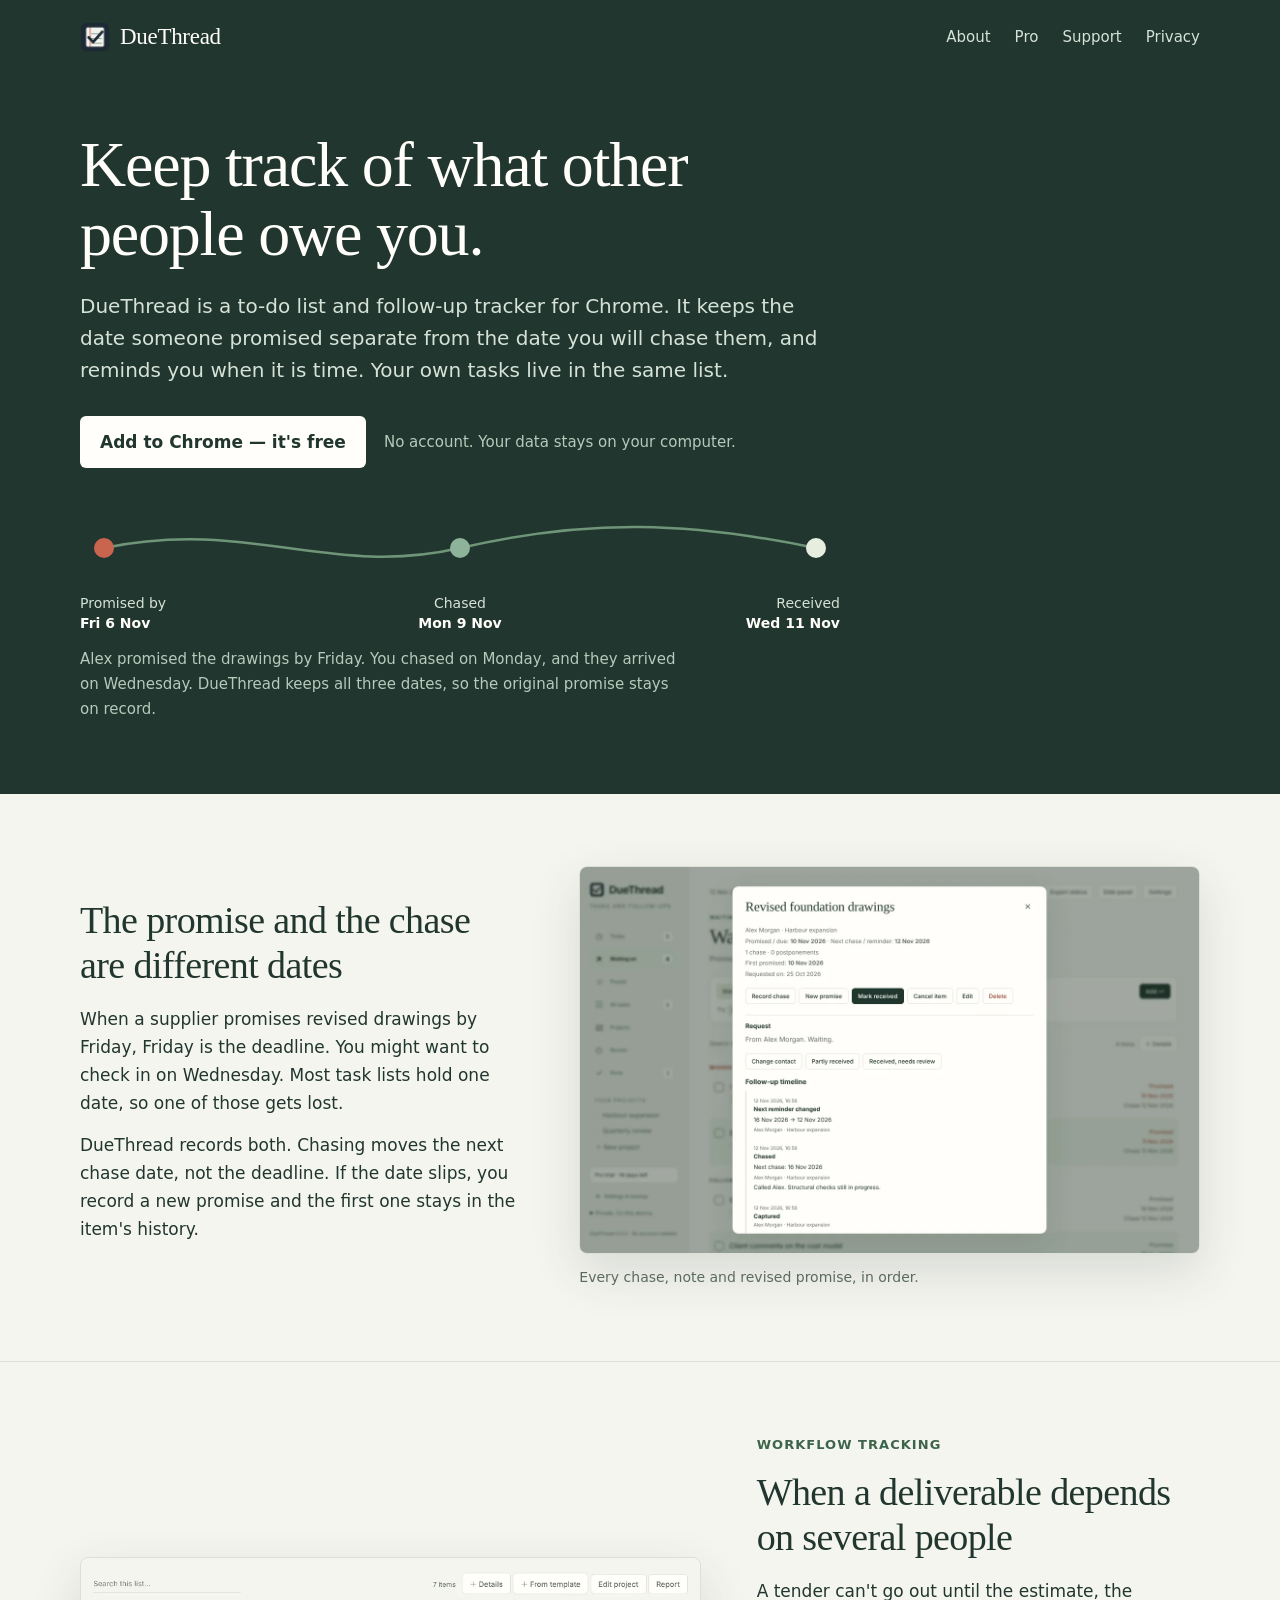
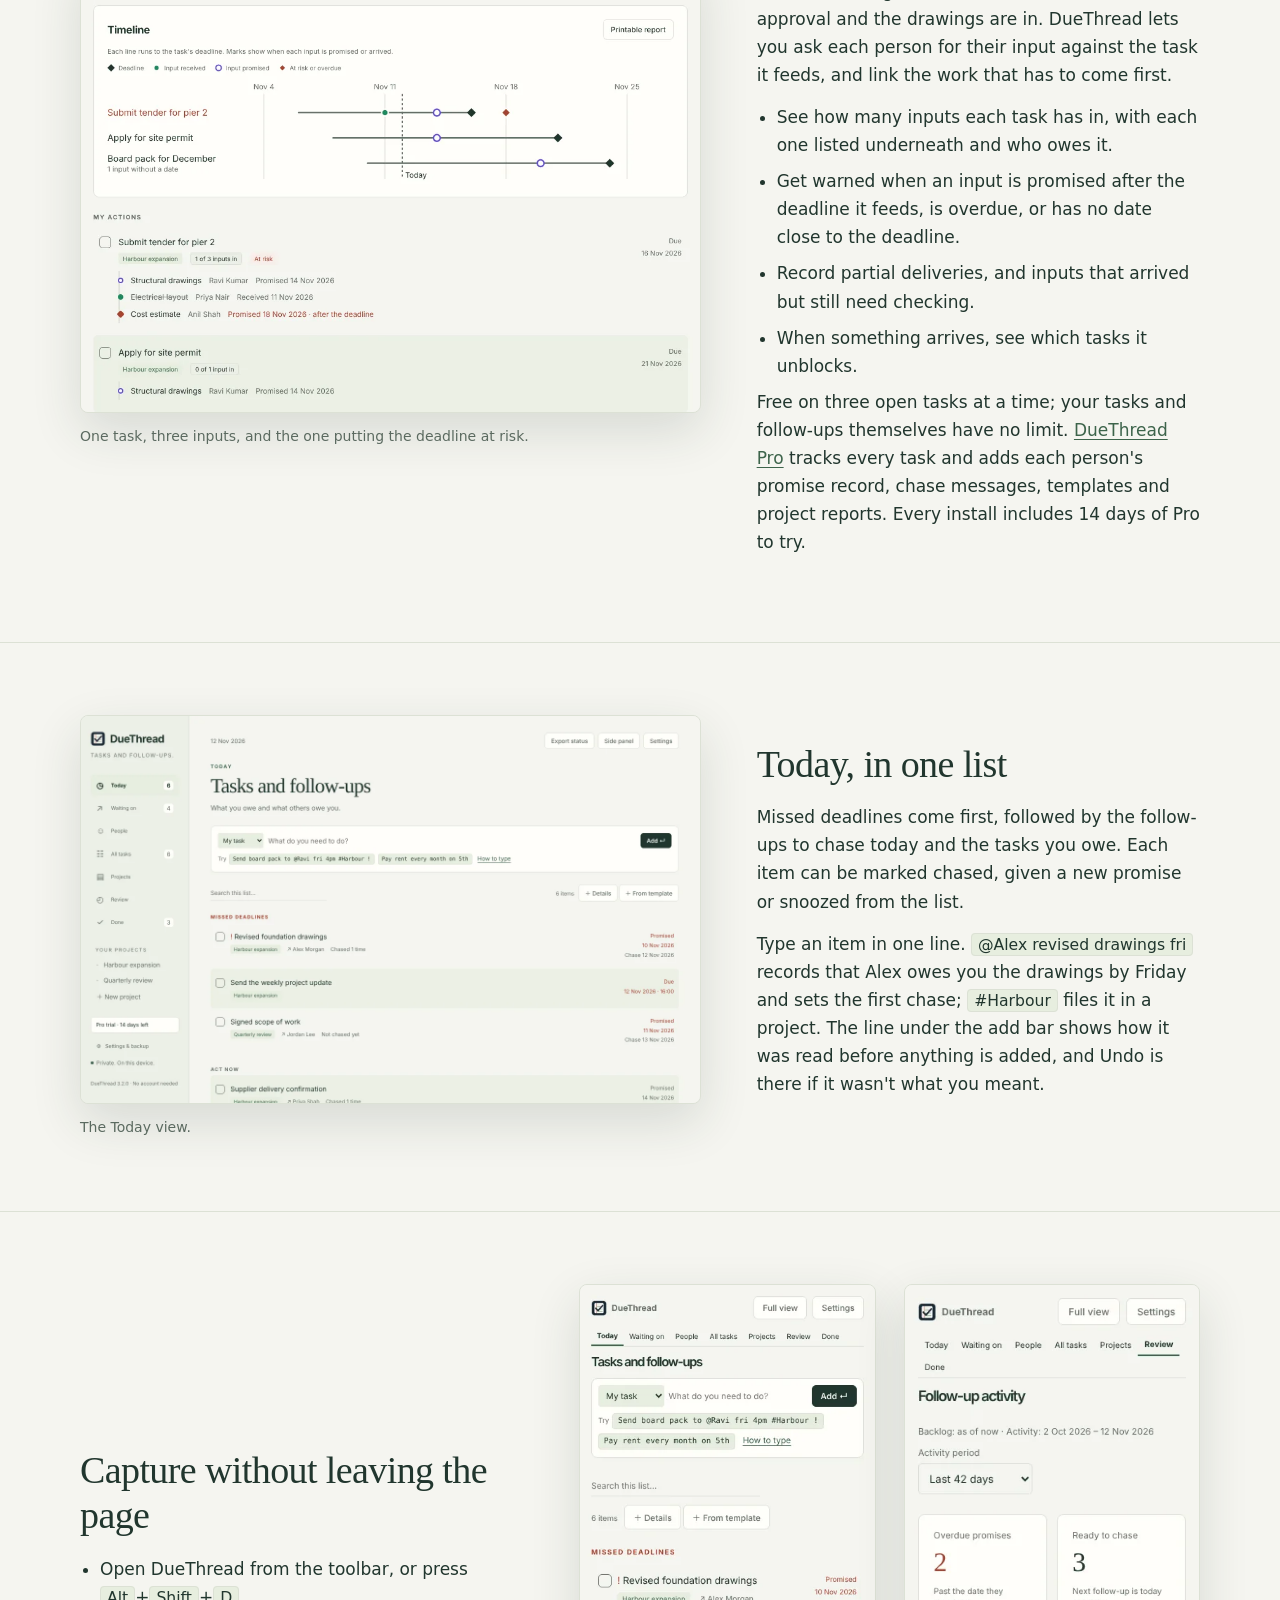
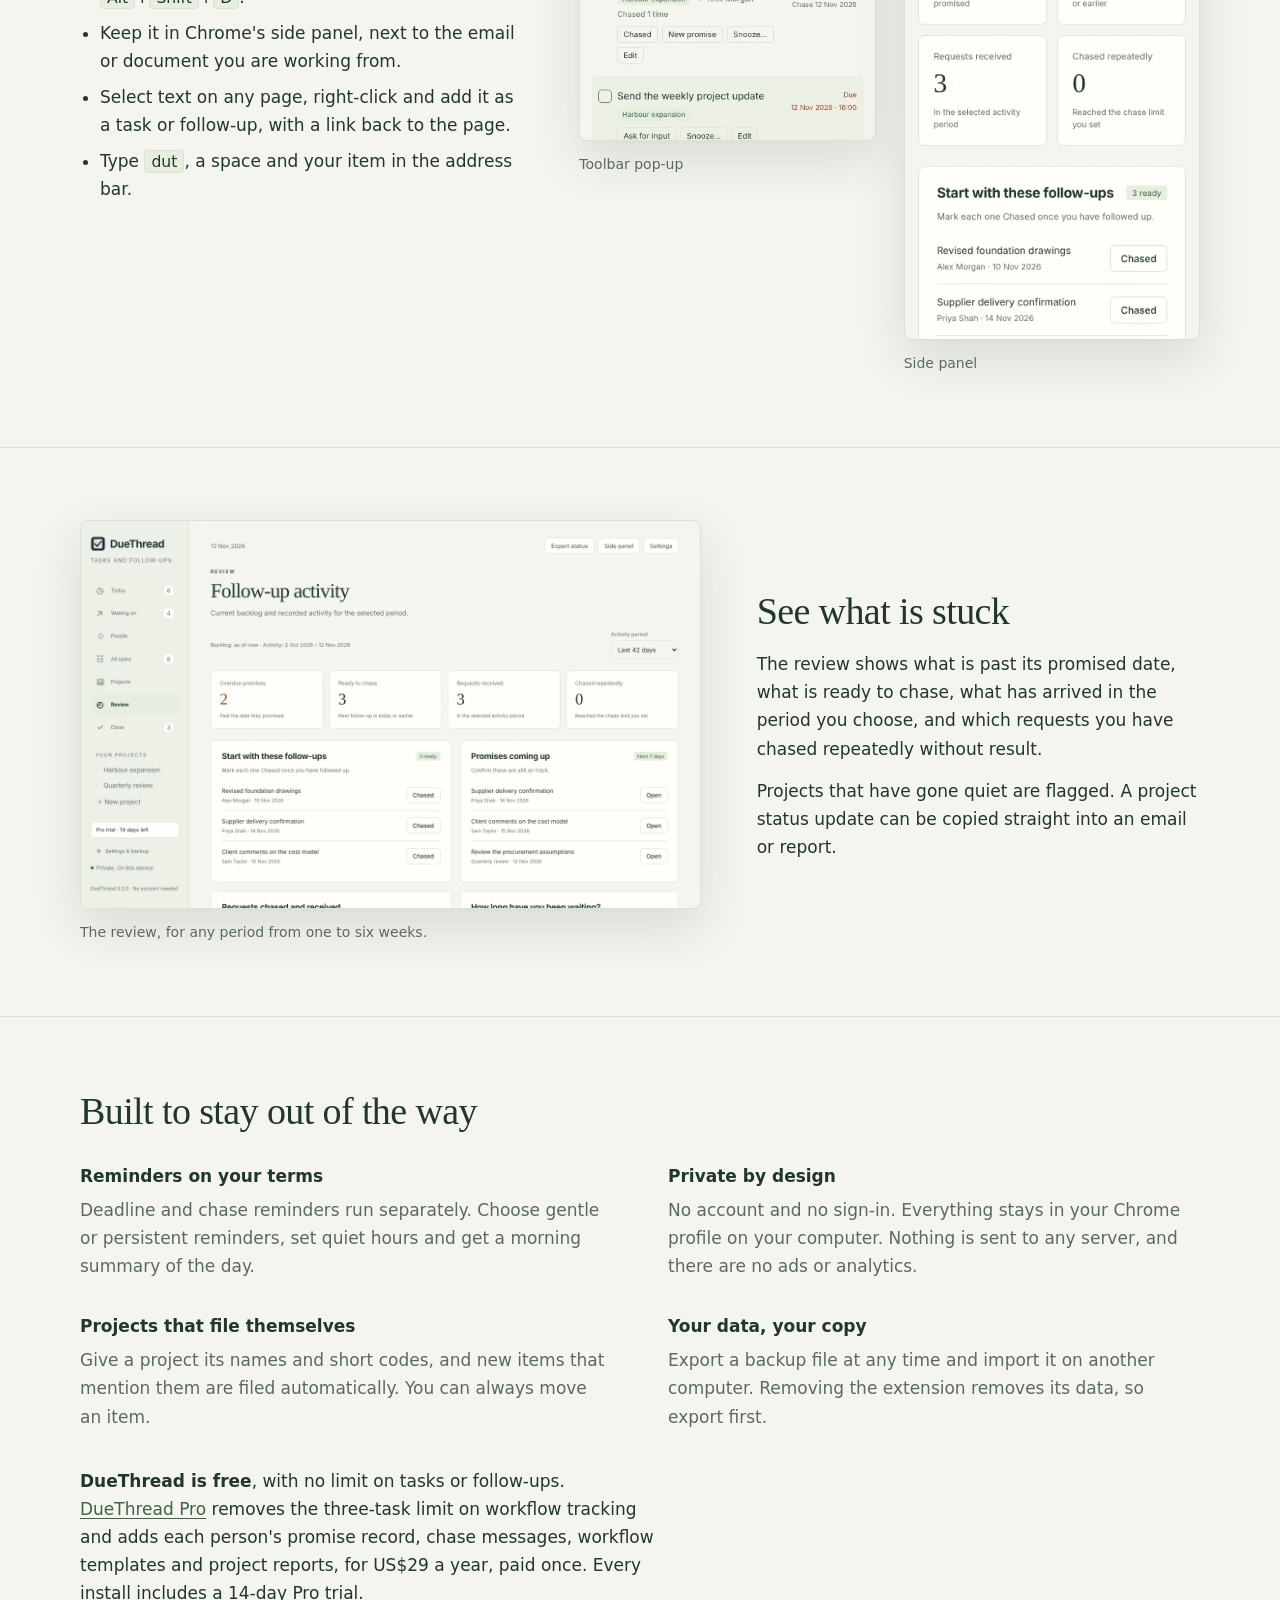
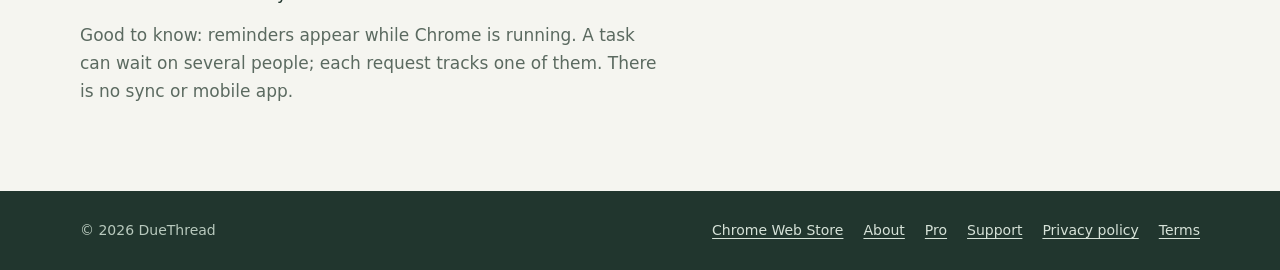
<file: index.html>
<!doctype html>
<html lang="en">
<head>
<meta charset="utf-8">
<meta name="viewport" content="width=device-width, initial-scale=1">
<title>DueThread: tasks and follow-ups for Chrome</title>
<meta name="description" content="DueThread is a to-do list and follow-up tracker for Chrome. It keeps the date someone promised separate from the date you will chase them, shows what each deliverable is still waiting on, and reminds you when it is time. No account needed.">
<meta property="og:title" content="DueThread: tasks and follow-ups for Chrome">
<meta property="og:description" content="Keep track of what you owe and what other people owe you. Private, no account needed.">
<meta property="og:type" content="website">
<link rel="icon" href="icon32.png">
<link rel="stylesheet" href="style.css">
</head>
<body>
<a class="skip" href="#main">Skip to content</a>
<header class="site-header">
  <div class="wrap">
    <a class="brand" href="./"><img src="icon128.png" alt="" width="30" height="30">DueThread</a>
    <nav class="site-nav" aria-label="Site">
      <a href="about.html">About</a>
      <a href="pro.html">Pro</a>
      <a href="support.html">Support</a>
      <a href="privacy.html">Privacy</a>
    </nav>
  </div>
</header>

<section class="hero" aria-labelledby="hero-title">
  <div class="wrap">
    <h1 id="hero-title">Keep track of what other people owe you.</h1>
    <p class="lede">DueThread is a to-do list and follow-up tracker for Chrome. It keeps the date someone promised separate from the date you will chase them, and reminds you when it is time. Your own tasks live in the same list.</p>
    <p class="hero-cta"><a class="btn-store" href="https://chromewebstore.google.com/detail/duethread-%E2%80%94-tasks-follow/khikacoiommnpmbidofgbacapfpfakbp">Add to Chrome &mdash; it's free</a> <span>No account. Your data stays on your computer.</span></p>

    <figure class="thread">
      <svg viewBox="0 0 760 56" aria-hidden="true" focusable="false">
        <path d="M24 28 C 170 -2, 250 58, 380 28 S 610 2, 736 28" fill="none" stroke="#6f9579" stroke-width="2.5" stroke-linecap="round"/>
        <circle cx="24" cy="28" r="10" fill="#c9644f"/>
        <circle cx="380" cy="28" r="10" fill="#8fb39a"/>
        <circle cx="736" cy="28" r="10" fill="#e7eedf"/>
      </svg>
      <ol class="knots" aria-label="One follow-up, three dates">
        <li><span>Promised by</span> <b>Fri 6 Nov</b></li>
        <li><span>Chased</span> <b>Mon 9 Nov</b></li>
        <li><span>Received</span> <b>Wed 11 Nov</b></li>
      </ol>
      <figcaption>Alex promised the drawings by Friday. You chased on Monday, and they arrived on Wednesday. DueThread keeps all three dates, so the original promise stays on record.</figcaption>
    </figure>
  </div>
</section>

<main id="main">
  <section class="section" aria-labelledby="s-promise">
    <div class="wrap split">
      <div class="copy">
        <h2 id="s-promise">The promise and the chase are different dates</h2>
        <p>When a supplier promises revised drawings by Friday, Friday is the deadline. You might want to check in on Wednesday. Most task lists hold one date, so one of those gets lost.</p>
        <p>DueThread records both. Chasing moves the next chase date, not the deadline. If the date slips, you record a new promise and the first one stays in the item's history.</p>
      </div>
      <figure class="shot">
        <img src="timeline.webp" width="1280" height="800" loading="lazy" alt="An item's details: promised date, next chase date, first promised date, and a timeline listing each chase with notes.">
        <figcaption>Every chase, note and revised promise, in order.</figcaption>
      </figure>
    </div>
  </section>

  <section class="section" aria-labelledby="s-tracker">
    <div class="wrap split reverse">
      <div class="copy">
        <p class="eyebrow">Workflow tracking</p>
        <h2 id="s-tracker">When a deliverable depends on several people</h2>
        <p>A tender can't go out until the estimate, the approval and the drawings are in. DueThread lets you ask each person for their input against the task it feeds, and link the work that has to come first.</p>
        <ul>
          <li>See how many inputs each task has in, with each one listed underneath and who owes it.</li>
          <li>Get warned when an input is promised after the deadline it feeds, is overdue, or has no date close to the deadline.</li>
          <li>Record partial deliveries, and inputs that arrived but still need checking.</li>
          <li>When something arrives, see which tasks it unblocks.</li>
        </ul>
        <p>Free on three open tasks at a time; your tasks and follow-ups themselves have no limit. <a href="pro.html">DueThread Pro</a> tracks every task and adds each person's promise record, chase messages, templates and project reports. Every install includes 14 days of Pro to try.</p>
      </div>
      <figure class="shot">
        <img src="tracker-timeline.webp" width="1008" height="740" loading="lazy" alt="A project timeline: Submit tender for pier 2 is shown in red because its cost estimate is promised two days after the tender's deadline. Below, the task lists its three inputs: structural drawings from Ravi Kumar, an electrical layout already received from Priya Nair, and the late cost estimate from Anil Shah.">
        <figcaption>One task, three inputs, and the one putting the deadline at risk.</figcaption>
      </figure>
    </div>
  </section>

  <section class="section" aria-labelledby="s-today">
    <div class="wrap split reverse">
      <div class="copy">
        <h2 id="s-today">Today, in one list</h2>
        <p>Missed deadlines come first, followed by the follow-ups to chase today and the tasks you owe. Each item can be marked chased, given a new promise or snoozed from the list.</p>
        <p>Type an item in one line. <code>@Alex revised drawings fri</code> records that Alex owes you the drawings by Friday and sets the first chase; <code>#Harbour</code> files it in a project. The line under the add bar shows how it was read before anything is added, and Undo is there if it wasn't what you meant.</p>
      </div>
      <figure class="shot">
        <img src="today.webp" width="1280" height="800" loading="lazy" alt="The Today view: an add bar, a missed deadlines section and follow-ups to act on now.">
        <figcaption>The Today view.</figcaption>
      </figure>
    </div>
  </section>

  <section class="section" aria-labelledby="s-capture">
    <div class="wrap split">
      <div class="copy">
        <h2 id="s-capture">Capture without leaving the page</h2>
        <ul>
          <li>Open DueThread from the toolbar, or press <kbd>Alt</kbd>+<kbd>Shift</kbd>+<kbd>D</kbd>.</li>
          <li>Keep it in Chrome's side panel, next to the email or document you are working from.</li>
          <li>Select text on any page, right-click and add it as a task or follow-up, with a link back to the page.</li>
          <li>Type <code>dut</code>, a space and your item in the address bar.</li>
        </ul>
      </div>
      <div class="pair">
        <figure class="shot">
          <img src="popup.webp" width="420" height="650" loading="lazy" alt="DueThread in the toolbar pop-up, showing today's list.">
          <figcaption>Toolbar pop-up</figcaption>
        </figure>
        <figure class="shot">
          <img src="panel.webp" width="360" height="800" loading="lazy" alt="DueThread in Chrome's side panel, showing the review.">
          <figcaption>Side panel</figcaption>
        </figure>
      </div>
    </div>
  </section>

  <section class="section" aria-labelledby="s-review">
    <div class="wrap split reverse">
      <div class="copy">
        <h2 id="s-review">See what is stuck</h2>
        <p>The review shows what is past its promised date, what is ready to chase, what has arrived in the period you choose, and which requests you have chased repeatedly without result.</p>
        <p>Projects that have gone quiet are flagged. A project status update can be copied straight into an email or report.</p>
      </div>
      <figure class="shot">
        <img src="review.webp" width="1280" height="800" loading="lazy" alt="The review: counts of overdue promises, follow-ups ready to chase, requests received and requests chased repeatedly.">
        <figcaption>The review, for any period from one to six weeks.</figcaption>
      </figure>
    </div>
  </section>

  <section class="section" aria-labelledby="s-details">
    <div class="wrap">
      <h2 id="s-details">Built to stay out of the way</h2>
      <div class="facts">
        <div>
          <h3>Reminders on your terms</h3>
          <p>Deadline and chase reminders run separately. Choose gentle or persistent reminders, set quiet hours and get a morning summary of the day.</p>
        </div>
        <div>
          <h3>Private by design</h3>
          <p>No account and no sign-in. Everything stays in your Chrome profile on your computer. Nothing is sent to any server, and there are no ads or analytics.</p>
        </div>
        <div>
          <h3>Projects that file themselves</h3>
          <p>Give a project its names and short codes, and new items that mention them are filed automatically. You can always move an item.</p>
        </div>
        <div>
          <h3>Your data, your copy</h3>
          <p>Export a backup file at any time and import it on another computer. Removing the extension removes its data, so export first.</p>
        </div>
      </div>
      <p style="margin-top:36px"><strong>DueThread is free</strong>, with no limit on tasks or follow-ups. <a href="pro.html">DueThread Pro</a> removes the three-task limit on workflow tracking and adds each person's promise record, chase messages, workflow templates and project reports, for US$29 a year, paid once. Every install includes a 14-day Pro trial.</p>
      <p class="muted">Good to know: reminders appear while Chrome is running. A task can wait on several people; each request tracks one of them. There is no sync or mobile app.</p>
    </div>
  </section>
</main>

<footer class="site-footer">
  <div class="wrap">
    <span>&copy; 2026 DueThread</span>
    <nav aria-label="Footer">
      <a href="https://chromewebstore.google.com/detail/duethread-%E2%80%94-tasks-follow/khikacoiommnpmbidofgbacapfpfakbp">Chrome Web Store</a>
      <a href="about.html">About</a>
      <a href="pro.html">Pro</a>
      <a href="support.html">Support</a>
      <a href="privacy.html">Privacy policy</a>
      <a href="terms.html">Terms</a>
    </nav>
  </div>
</footer>
</body>
</html>
</file>
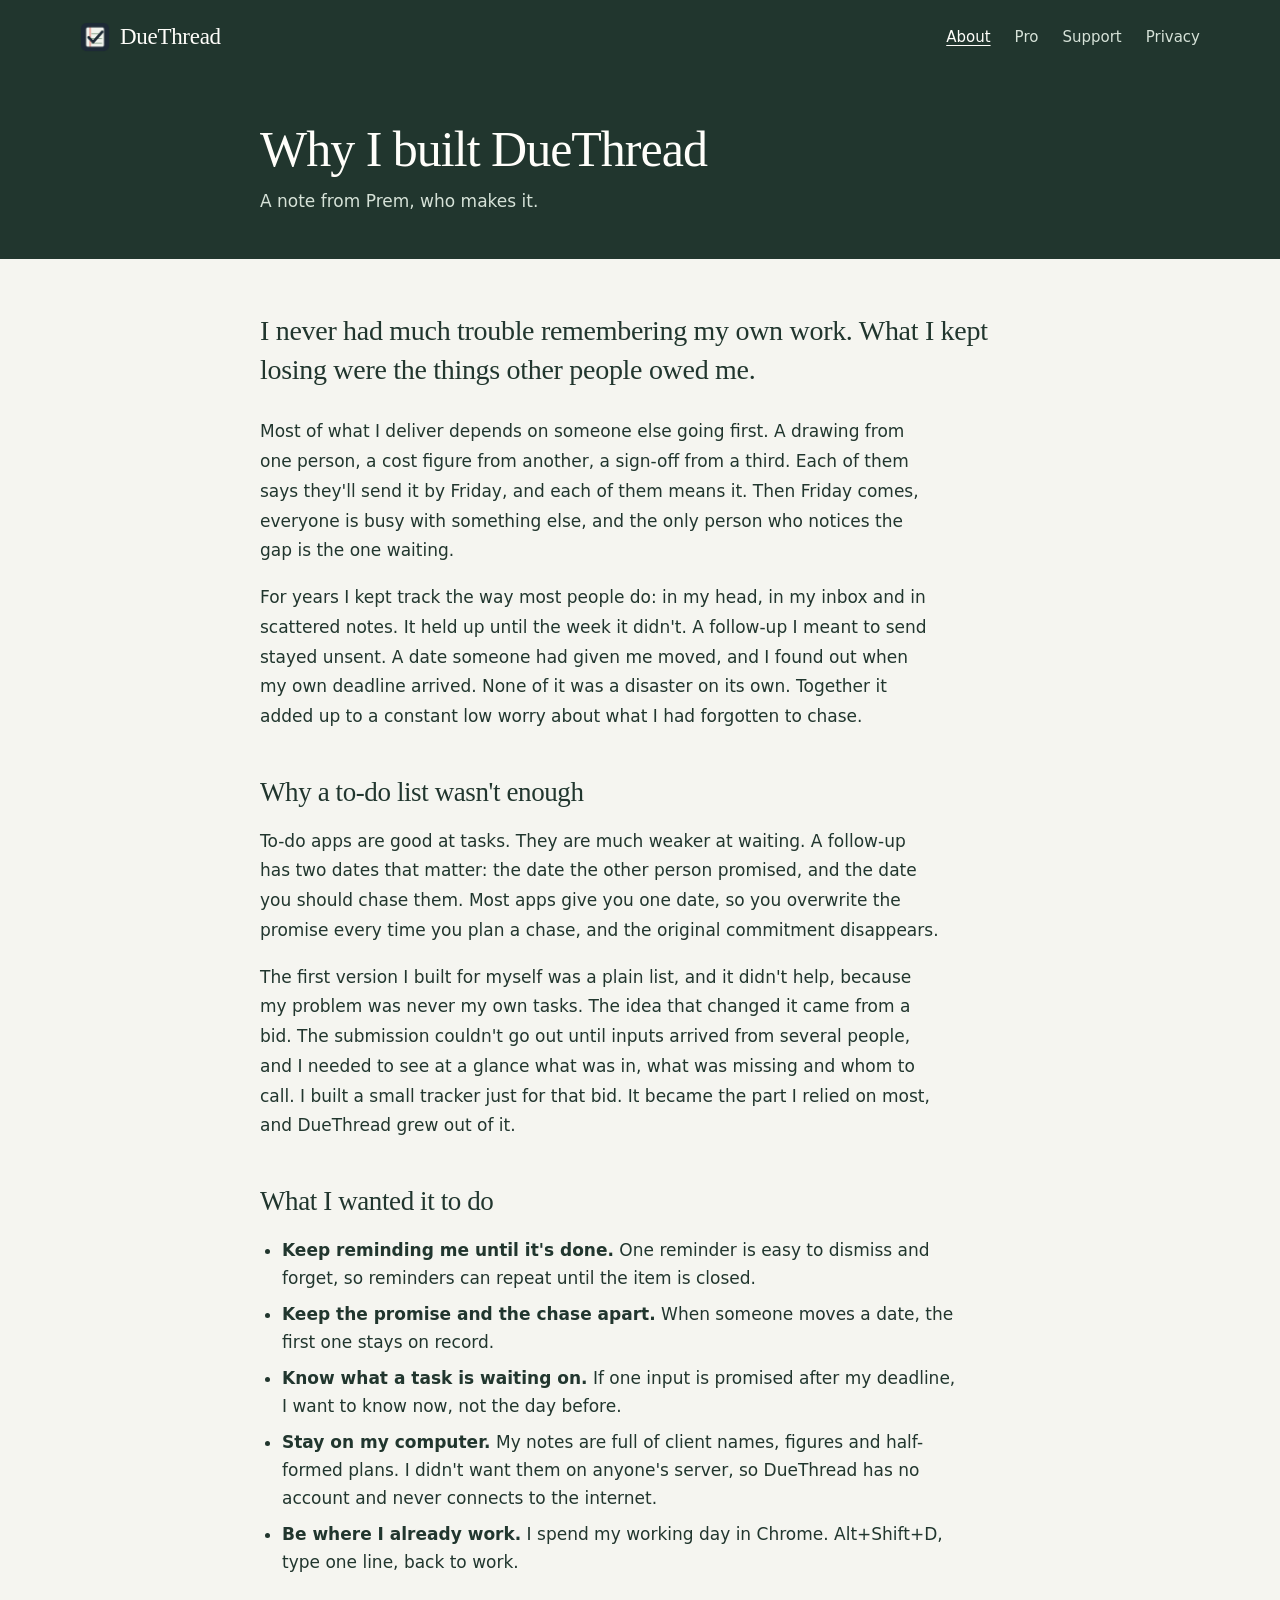
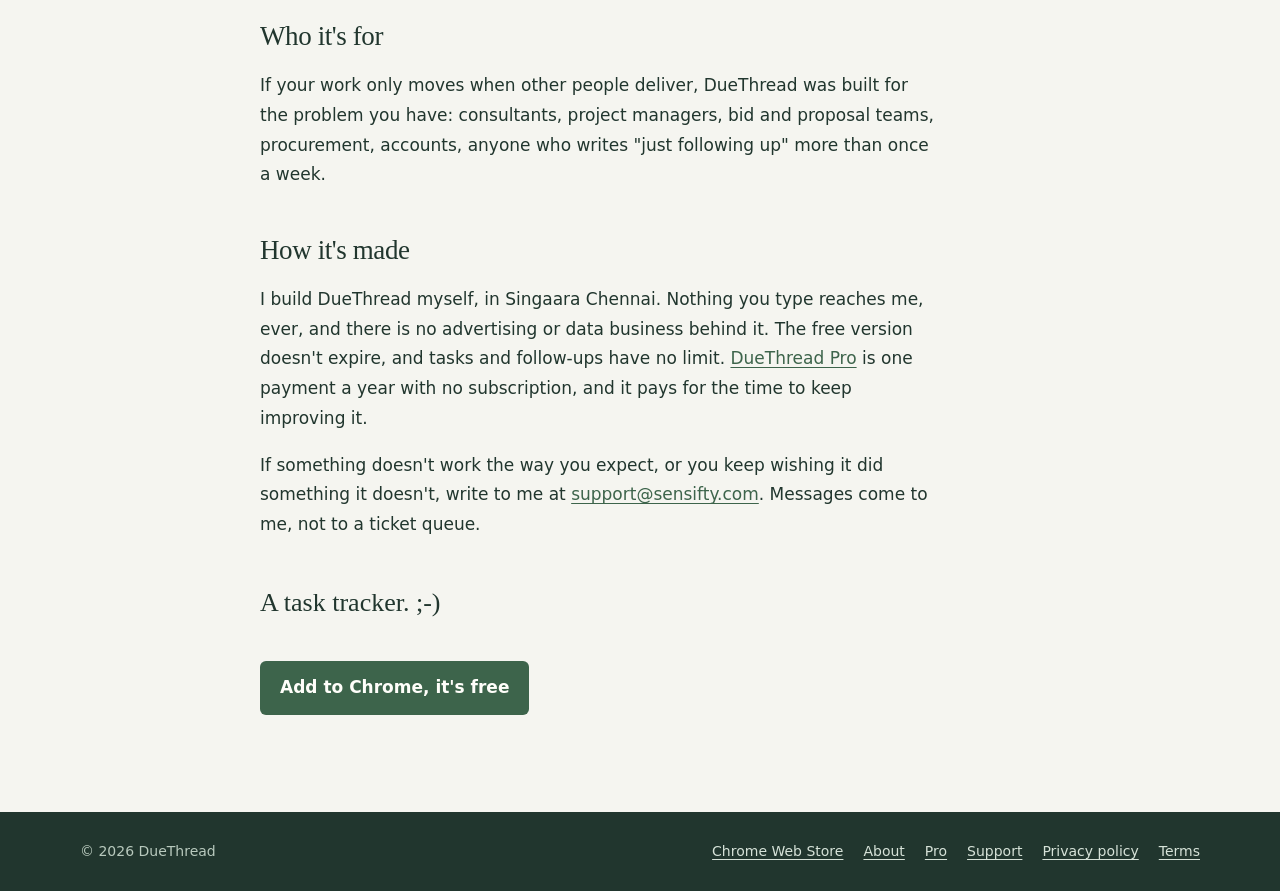
<file: about.html>
<!doctype html>
<html lang="en">
<head>
<meta charset="utf-8">
<meta name="viewport" content="width=device-width, initial-scale=1">
<title>Why I built DueThread &ndash; DueThread</title>
<meta name="description" content="A note from Prem, who builds DueThread, on losing track of what other people owe you, and what he wanted a follow-up tool to do about it.">
<link rel="icon" href="icon32.png">
<link rel="stylesheet" href="style.css">
</head>
<body>
<a class="skip" href="#main">Skip to content</a>
<header class="site-header">
  <div class="wrap">
    <a class="brand" href="./"><img src="icon128.png" alt="" width="30" height="30">DueThread</a>
    <nav class="site-nav" aria-label="Site">
      <a href="about.html" aria-current="page">About</a>
      <a href="pro.html">Pro</a>
      <a href="support.html">Support</a>
      <a href="privacy.html">Privacy</a>
    </nav>
  </div>
</header>

<div class="doc-head">
  <div class="wrap">
    <h1>Why I built DueThread</h1>
    <p>A note from Prem, who makes it.</p>
  </div>
</div>

<main id="main" class="doc about">
  <div class="wrap">
    <p class="lead-in">I never had much trouble remembering my own work. What I kept losing were the things other people owed me.</p>

    <p>Most of what I deliver depends on someone else going first. A drawing from one person, a cost figure from another, a sign-off from a third. Each of them says they'll send it by Friday, and each of them means it. Then Friday comes, everyone is busy with something else, and the only person who notices the gap is the one waiting.</p>

    <p>For years I kept track the way most people do: in my head, in my inbox and in scattered notes. It held up until the week it didn't. A follow-up I meant to send stayed unsent. A date someone had given me moved, and I found out when my own deadline arrived. None of it was a disaster on its own. Together it added up to a constant low worry about what I had forgotten to chase.</p>

    <h2>Why a to-do list wasn't enough</h2>
    <p>To-do apps are good at tasks. They are much weaker at waiting. A follow-up has two dates that matter: the date the other person promised, and the date you should chase them. Most apps give you one date, so you overwrite the promise every time you plan a chase, and the original commitment disappears.</p>
    <p>The first version I built for myself was a plain list, and it didn't help, because my problem was never my own tasks. The idea that changed it came from a bid. The submission couldn't go out until inputs arrived from several people, and I needed to see at a glance what was in, what was missing and whom to call. I built a small tracker just for that bid. It became the part I relied on most, and DueThread grew out of it.</p>

    <h2>What I wanted it to do</h2>
    <ul>
      <li><strong>Keep reminding me until it's done.</strong> One reminder is easy to dismiss and forget, so reminders can repeat until the item is closed.</li>
      <li><strong>Keep the promise and the chase apart.</strong> When someone moves a date, the first one stays on record.</li>
      <li><strong>Know what a task is waiting on.</strong> If one input is promised after my deadline, I want to know now, not the day before.</li>
      <li><strong>Stay on my computer.</strong> My notes are full of client names, figures and half-formed plans. I didn't want them on anyone's server, so DueThread has no account and never connects to the internet.</li>
      <li><strong>Be where I already work.</strong> I spend my working day in Chrome. Alt+Shift+D, type one line, back to work.</li>
    </ul>

    <h2>Who it's for</h2>
    <p>If your work only moves when other people deliver, DueThread was built for the problem you have: consultants, project managers, bid and proposal teams, procurement, accounts, anyone who writes "just following up" more than once a week.</p>

    <h2>How it's made</h2>
    <p>I build DueThread myself, in Singaara Chennai. Nothing you type reaches me, ever, and there is no advertising or data business behind it. The free version doesn't expire, and tasks and follow-ups have no limit. <a href="pro.html">DueThread Pro</a> is one payment a year with no subscription, and it pays for the time to keep improving it.</p>
    <p>If something doesn't work the way you expect, or you keep wishing it did something it doesn't, write to me at <a href="mailto:support@sensifty.com">support@sensifty.com</a>. Messages come to me, not to a ticket queue.</p>
    <p class="signoff">A task tracker. ;-)</p>
    <p class="about-cta"><a class="btn-buy" href="https://chromewebstore.google.com/detail/duethread-%E2%80%94-tasks-follow/khikacoiommnpmbidofgbacapfpfakbp">Add to Chrome, it's free</a></p>
  </div>
</main>

<footer class="site-footer">
  <div class="wrap">
    <span>&copy; 2026 DueThread</span>
    <nav aria-label="Footer">
      <a href="https://chromewebstore.google.com/detail/duethread-%E2%80%94-tasks-follow/khikacoiommnpmbidofgbacapfpfakbp">Chrome Web Store</a>
      <a href="about.html">About</a>
      <a href="pro.html">Pro</a>
      <a href="support.html">Support</a>
      <a href="privacy.html">Privacy policy</a>
      <a href="terms.html">Terms</a>
    </nav>
  </div>
</footer>
</body>
</html>
</file>
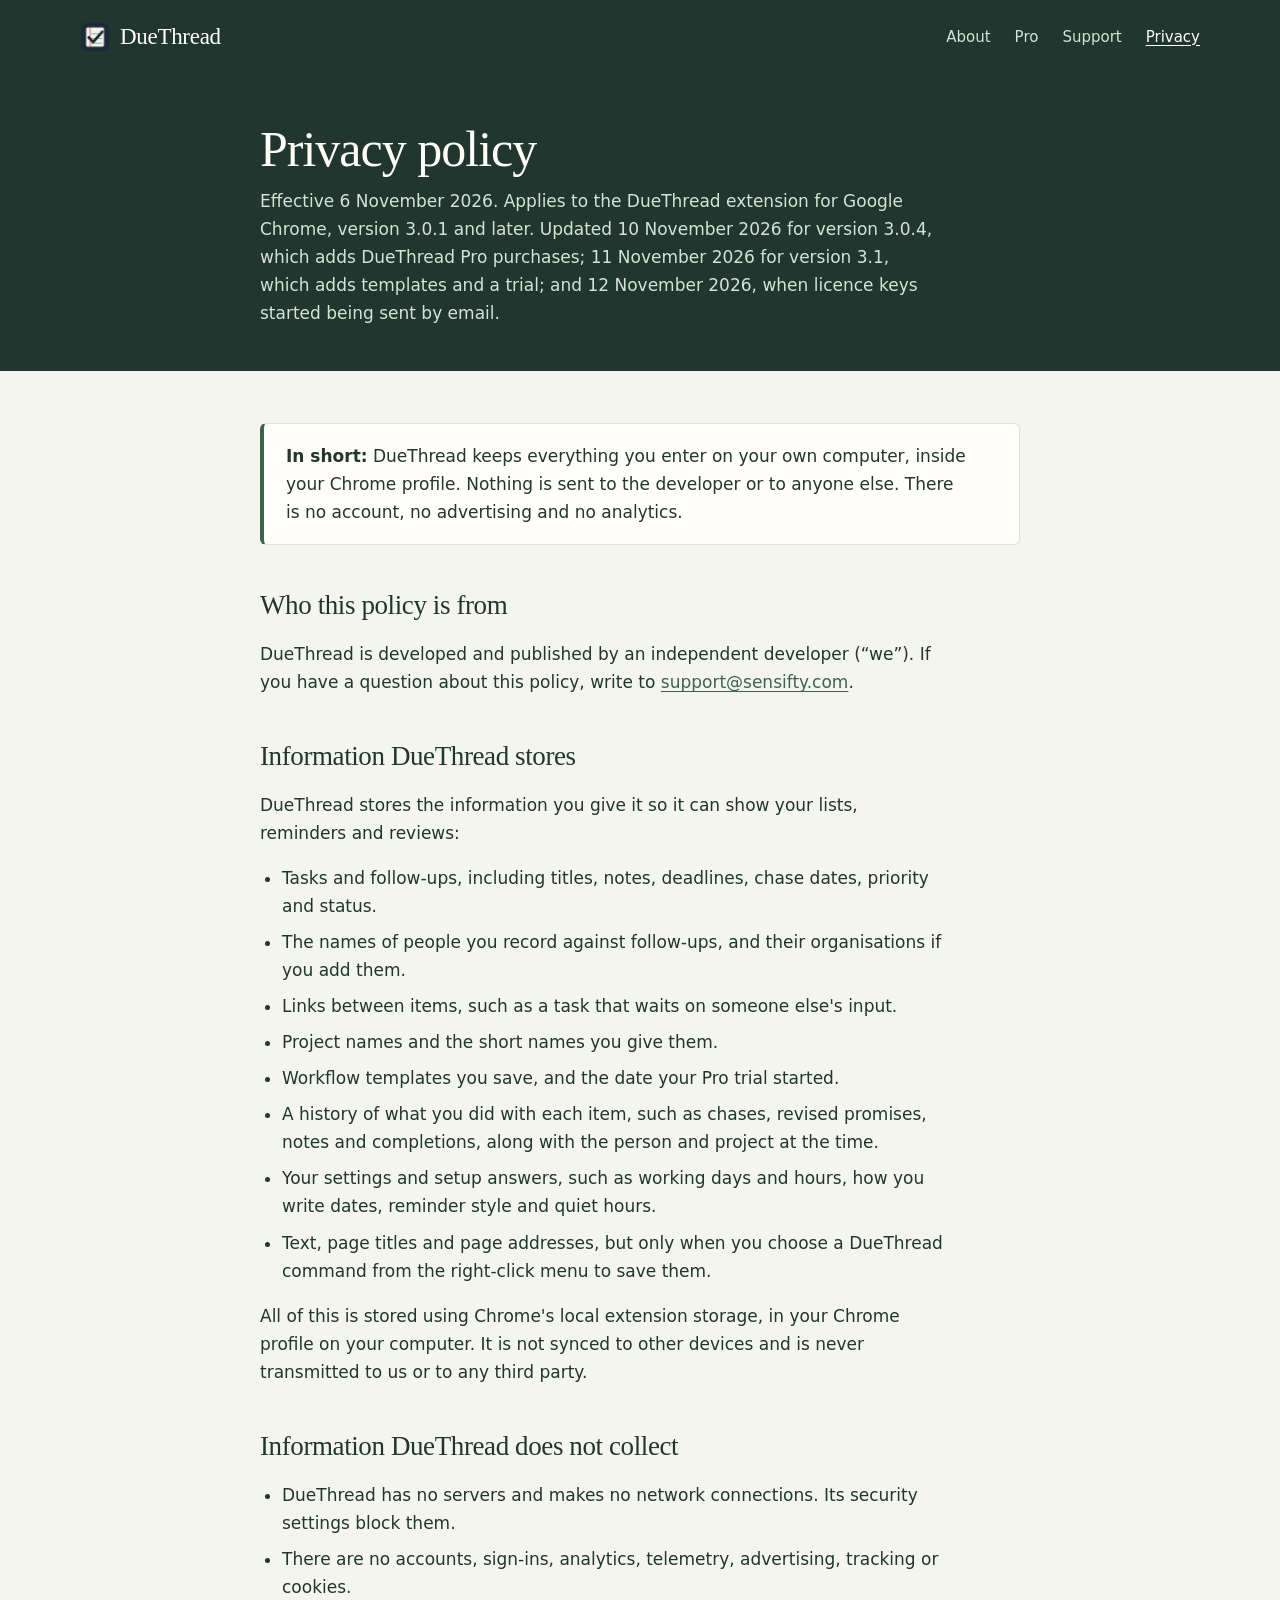
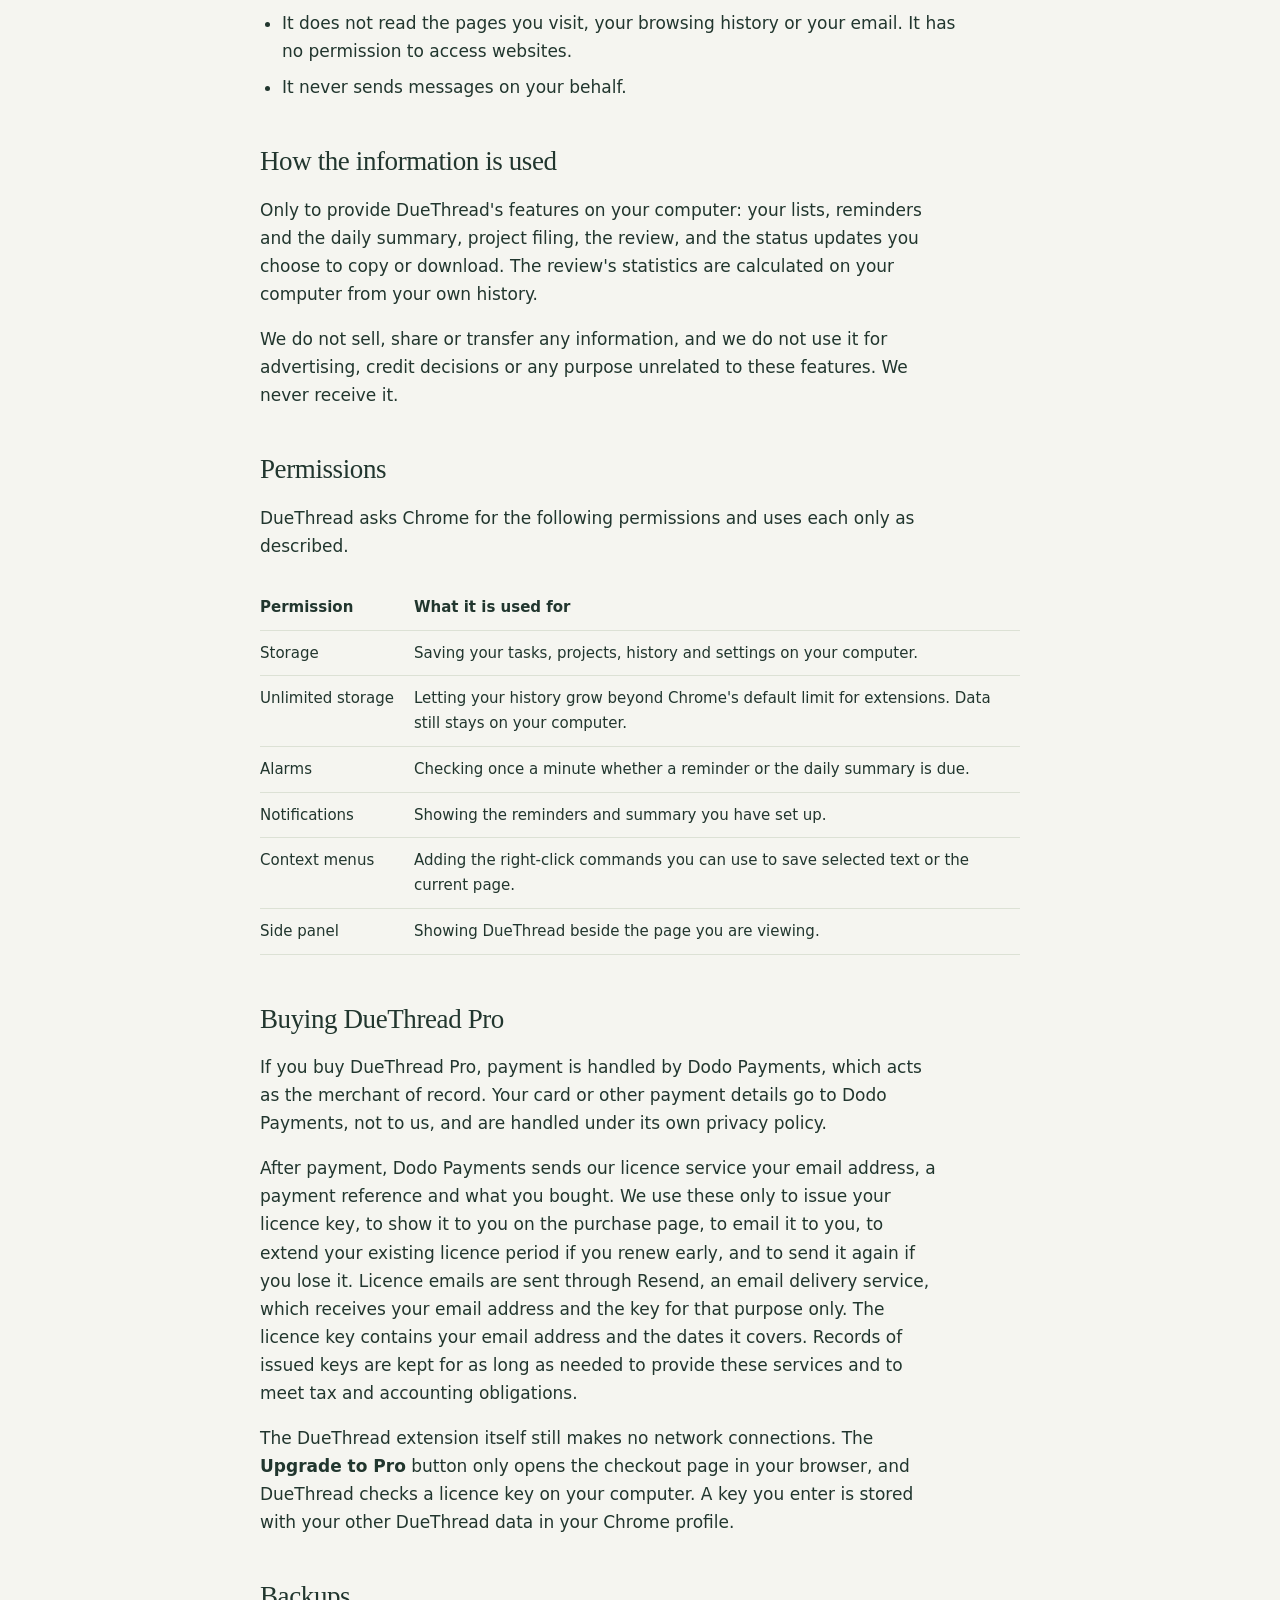
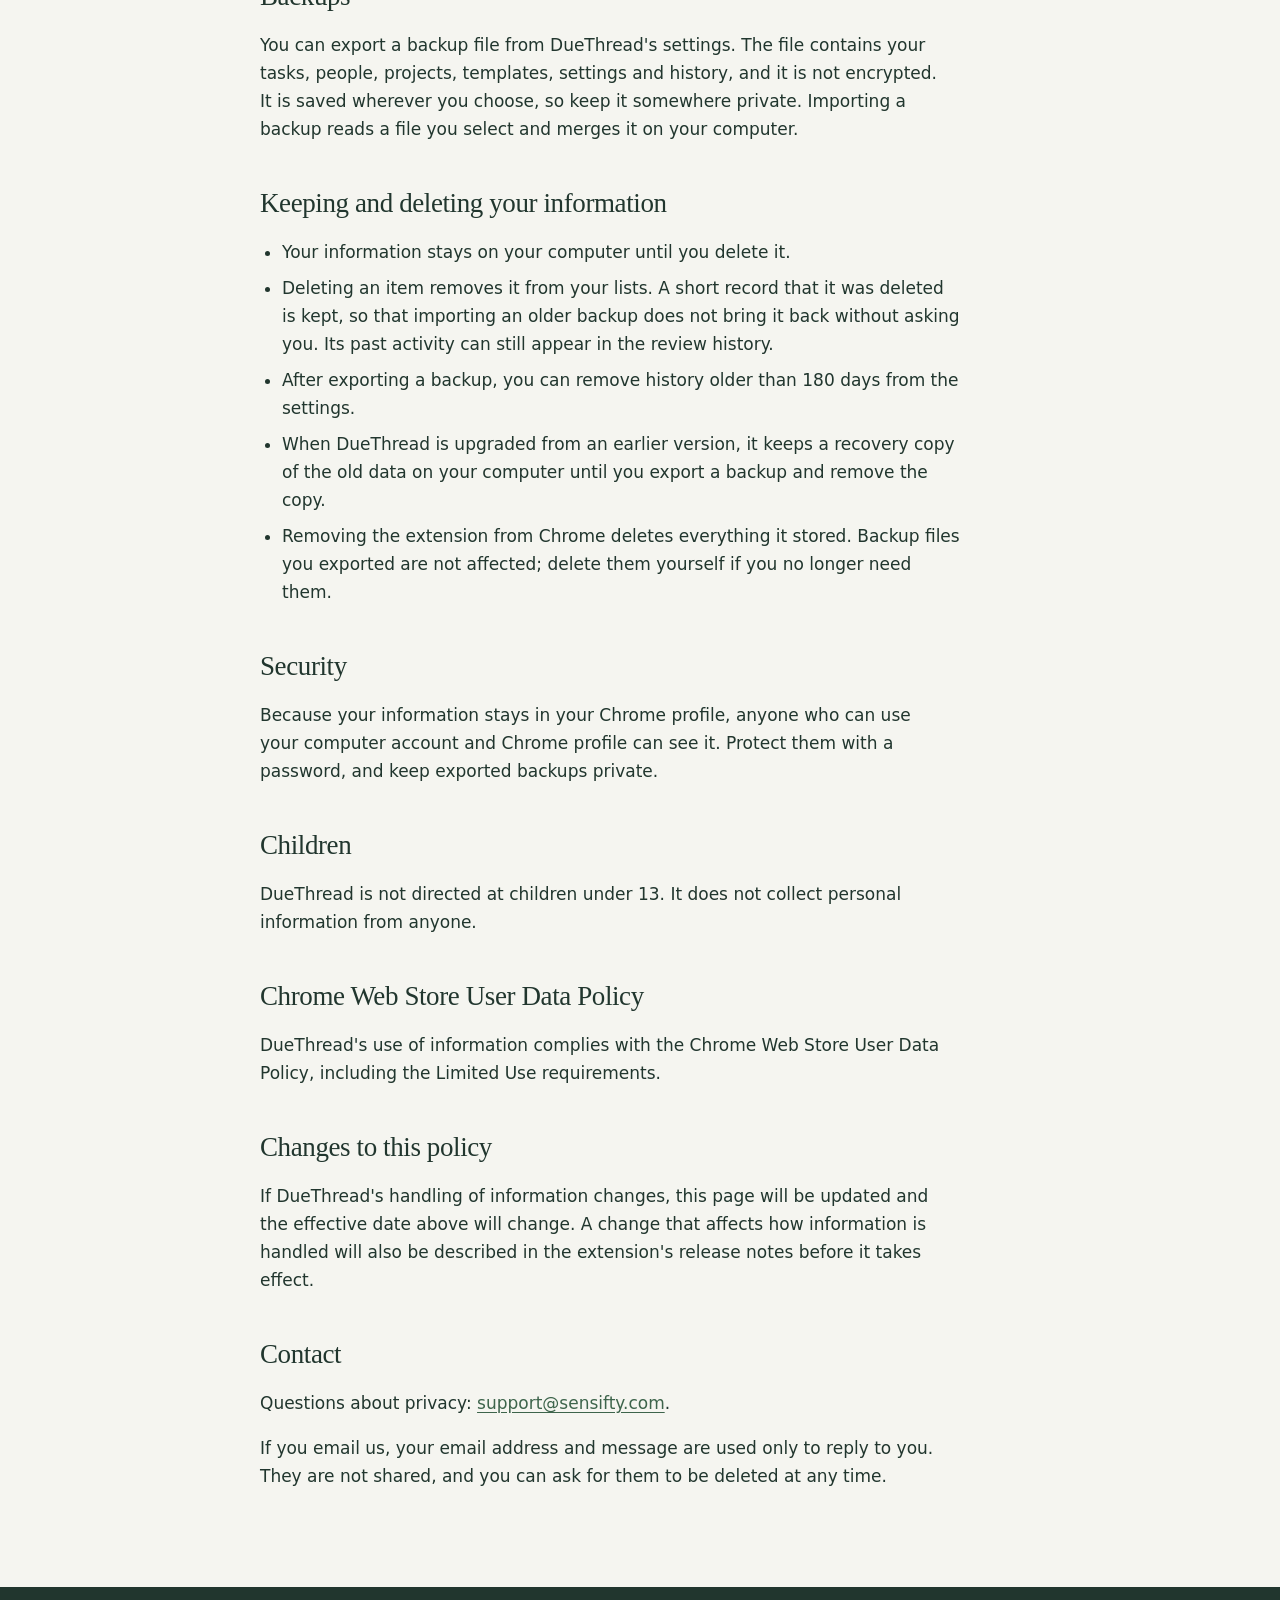
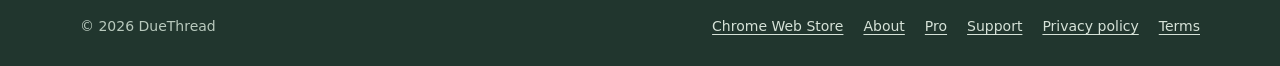
<file: privacy.html>
<!doctype html>
<html lang="en">
<head>
<meta charset="utf-8">
<meta name="viewport" content="width=device-width, initial-scale=1">
<title>Privacy policy &ndash; DueThread</title>
<meta name="description" content="How the DueThread Chrome extension handles your information: everything stays on your computer, and nothing is sent to the developer or anyone else.">
<link rel="icon" href="icon32.png">
<link rel="stylesheet" href="style.css">
</head>
<body>
<a class="skip" href="#main">Skip to content</a>
<header class="site-header">
  <div class="wrap">
    <a class="brand" href="./"><img src="icon128.png" alt="" width="30" height="30">DueThread</a>
    <nav class="site-nav" aria-label="Site">
      <a href="about.html">About</a>
      <a href="pro.html">Pro</a>
      <a href="support.html">Support</a>
      <a href="privacy.html" aria-current="page">Privacy</a>
    </nav>
  </div>
</header>

<div class="doc-head">
  <div class="wrap">
    <h1>Privacy policy</h1>
    <p>Effective 6 November 2026. Applies to the DueThread extension for Google Chrome, version 3.0.1 and later. Updated 10 November 2026 for version 3.0.4, which adds DueThread Pro purchases; 11 November 2026 for version 3.1, which adds templates and a trial; and 12 November 2026, when licence keys started being sent by email.</p>
  </div>
</div>

<main id="main" class="doc">
  <div class="wrap">
    <div class="summary">
      <p><strong>In short:</strong> DueThread keeps everything you enter on your own computer, inside your Chrome profile. Nothing is sent to the developer or to anyone else. There is no account, no advertising and no analytics.</p>
    </div>

    <h2>Who this policy is from</h2>
    <p>DueThread is developed and published by an independent developer (&ldquo;we&rdquo;). If you have a question about this policy, write to <a href="mailto:support@sensifty.com">support@sensifty.com</a>.</p>

    <h2>Information DueThread stores</h2>
    <p>DueThread stores the information you give it so it can show your lists, reminders and reviews:</p>
    <ul>
      <li>Tasks and follow-ups, including titles, notes, deadlines, chase dates, priority and status.</li>
      <li>The names of people you record against follow-ups, and their organisations if you add them.</li>
      <li>Links between items, such as a task that waits on someone else's input.</li>
      <li>Project names and the short names you give them.</li>
      <li>Workflow templates you save, and the date your Pro trial started.</li>
      <li>A history of what you did with each item, such as chases, revised promises, notes and completions, along with the person and project at the time.</li>
      <li>Your settings and setup answers, such as working days and hours, how you write dates, reminder style and quiet hours.</li>
      <li>Text, page titles and page addresses, but only when you choose a DueThread command from the right-click menu to save them.</li>
    </ul>
    <p>All of this is stored using Chrome's local extension storage, in your Chrome profile on your computer. It is not synced to other devices and is never transmitted to us or to any third party.</p>

    <h2>Information DueThread does not collect</h2>
    <ul>
      <li>DueThread has no servers and makes no network connections. Its security settings block them.</li>
      <li>There are no accounts, sign-ins, analytics, telemetry, advertising, tracking or cookies.</li>
      <li>It does not read the pages you visit, your browsing history or your email. It has no permission to access websites.</li>
      <li>It never sends messages on your behalf.</li>
    </ul>

    <h2>How the information is used</h2>
    <p>Only to provide DueThread's features on your computer: your lists, reminders and the daily summary, project filing, the review, and the status updates you choose to copy or download. The review's statistics are calculated on your computer from your own history.</p>
    <p>We do not sell, share or transfer any information, and we do not use it for advertising, credit decisions or any purpose unrelated to these features. We never receive it.</p>

    <h2>Permissions</h2>
    <p>DueThread asks Chrome for the following permissions and uses each only as described.</p>
    <div class="table-wrap">
      <table>
        <thead><tr><th scope="col">Permission</th><th scope="col">What it is used for</th></tr></thead>
        <tbody>
          <tr><td>Storage</td><td>Saving your tasks, projects, history and settings on your computer.</td></tr>
          <tr><td>Unlimited storage</td><td>Letting your history grow beyond Chrome's default limit for extensions. Data still stays on your computer.</td></tr>
          <tr><td>Alarms</td><td>Checking once a minute whether a reminder or the daily summary is due.</td></tr>
          <tr><td>Notifications</td><td>Showing the reminders and summary you have set up.</td></tr>
          <tr><td>Context menus</td><td>Adding the right-click commands you can use to save selected text or the current page.</td></tr>
          <tr><td>Side panel</td><td>Showing DueThread beside the page you are viewing.</td></tr>
        </tbody>
      </table>
    </div>

    <h2>Buying DueThread Pro</h2>
    <p>If you buy DueThread Pro, payment is handled by Dodo Payments, which acts as the merchant of record. Your card or other payment details go to Dodo Payments, not to us, and are handled under its own privacy policy.</p>
    <p>After payment, Dodo Payments sends our licence service your email address, a payment reference and what you bought. We use these only to issue your licence key, to show it to you on the purchase page, to email it to you, to extend your existing licence period if you renew early, and to send it again if you lose it. Licence emails are sent through Resend, an email delivery service, which receives your email address and the key for that purpose only. The licence key contains your email address and the dates it covers. Records of issued keys are kept for as long as needed to provide these services and to meet tax and accounting obligations.</p>
    <p>The DueThread extension itself still makes no network connections. The <strong>Upgrade to Pro</strong> button only opens the checkout page in your browser, and DueThread checks a licence key on your computer. A key you enter is stored with your other DueThread data in your Chrome profile.</p>

    <h2>Backups</h2>
    <p>You can export a backup file from DueThread's settings. The file contains your tasks, people, projects, templates, settings and history, and it is not encrypted. It is saved wherever you choose, so keep it somewhere private. Importing a backup reads a file you select and merges it on your computer.</p>

    <h2>Keeping and deleting your information</h2>
    <ul>
      <li>Your information stays on your computer until you delete it.</li>
      <li>Deleting an item removes it from your lists. A short record that it was deleted is kept, so that importing an older backup does not bring it back without asking you. Its past activity can still appear in the review history.</li>
      <li>After exporting a backup, you can remove history older than 180 days from the settings.</li>
      <li>When DueThread is upgraded from an earlier version, it keeps a recovery copy of the old data on your computer until you export a backup and remove the copy.</li>
      <li>Removing the extension from Chrome deletes everything it stored. Backup files you exported are not affected; delete them yourself if you no longer need them.</li>
    </ul>

    <h2>Security</h2>
    <p>Because your information stays in your Chrome profile, anyone who can use your computer account and Chrome profile can see it. Protect them with a password, and keep exported backups private.</p>

    <h2>Children</h2>
    <p>DueThread is not directed at children under 13. It does not collect personal information from anyone.</p>

    <h2>Chrome Web Store User Data Policy</h2>
    <p>DueThread's use of information complies with the Chrome Web Store User Data Policy, including the Limited Use requirements.</p>

    <h2>Changes to this policy</h2>
    <p>If DueThread's handling of information changes, this page will be updated and the effective date above will change. A change that affects how information is handled will also be described in the extension's release notes before it takes effect.</p>

    <h2>Contact</h2>
    <p>Questions about privacy: <a href="mailto:support@sensifty.com">support@sensifty.com</a>.</p>
    <p>If you email us, your email address and message are used only to reply to you. They are not shared, and you can ask for them to be deleted at any time.</p>
  </div>
</main>

<footer class="site-footer">
  <div class="wrap">
    <span>&copy; 2026 DueThread</span>
    <nav aria-label="Footer">
      <a href="https://chromewebstore.google.com/detail/duethread-%E2%80%94-tasks-follow/khikacoiommnpmbidofgbacapfpfakbp">Chrome Web Store</a>
      <a href="about.html">About</a>
      <a href="pro.html">Pro</a>
      <a href="support.html">Support</a>
      <a href="privacy.html">Privacy policy</a>
      <a href="terms.html">Terms</a>
    </nav>
  </div>
</footer>
</body>
</html>
</file>
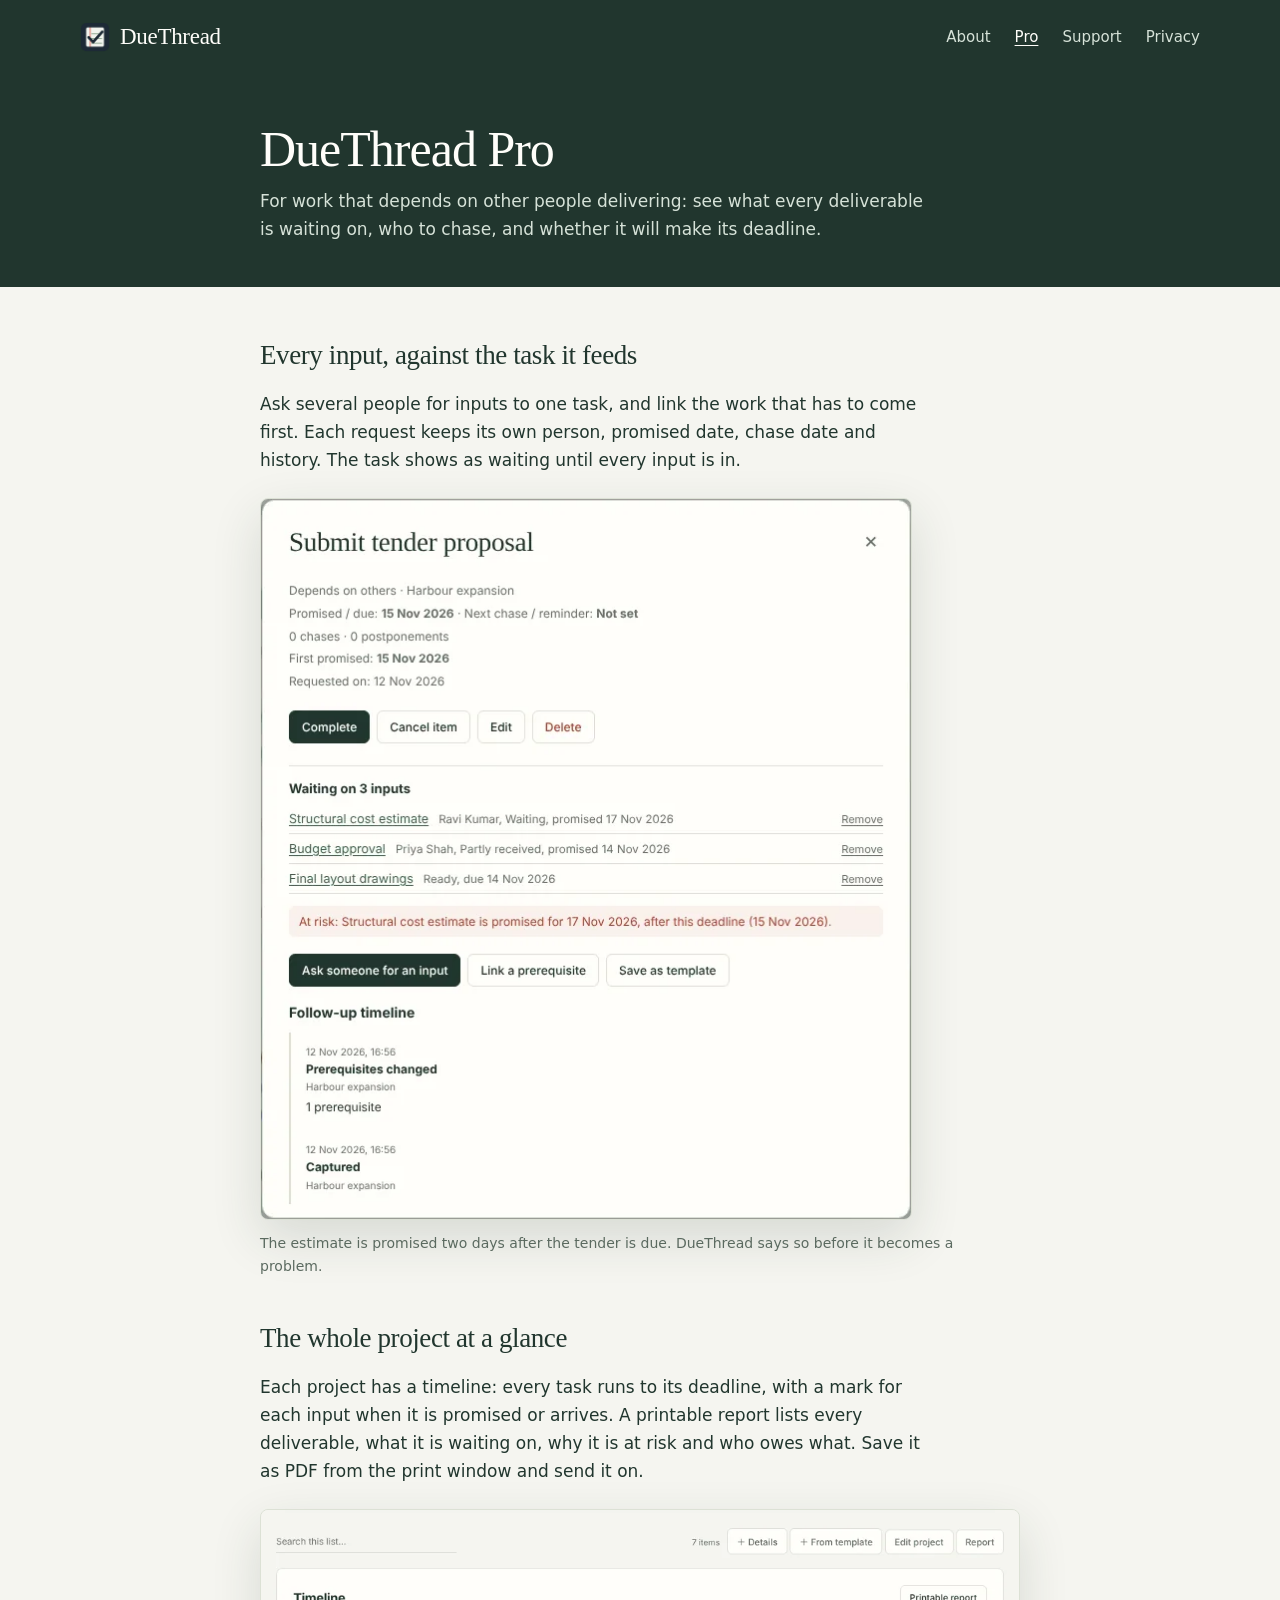
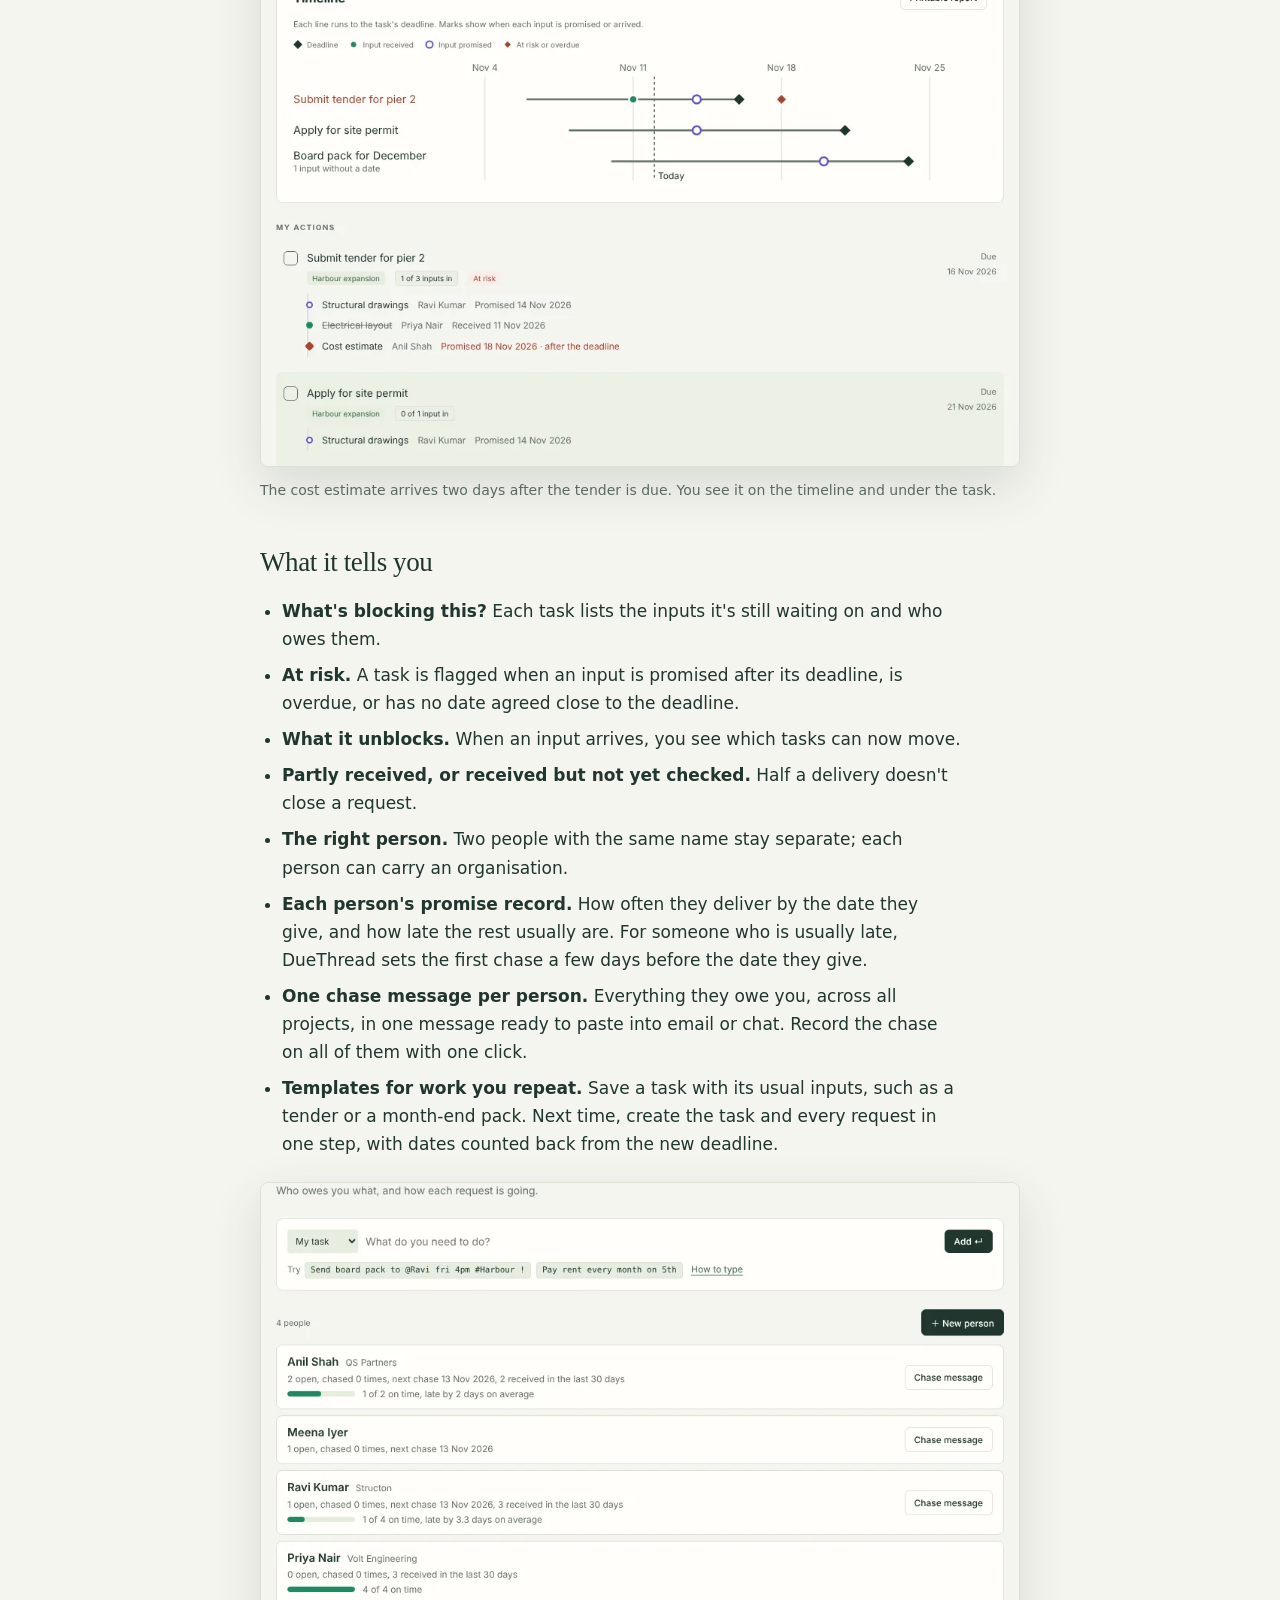
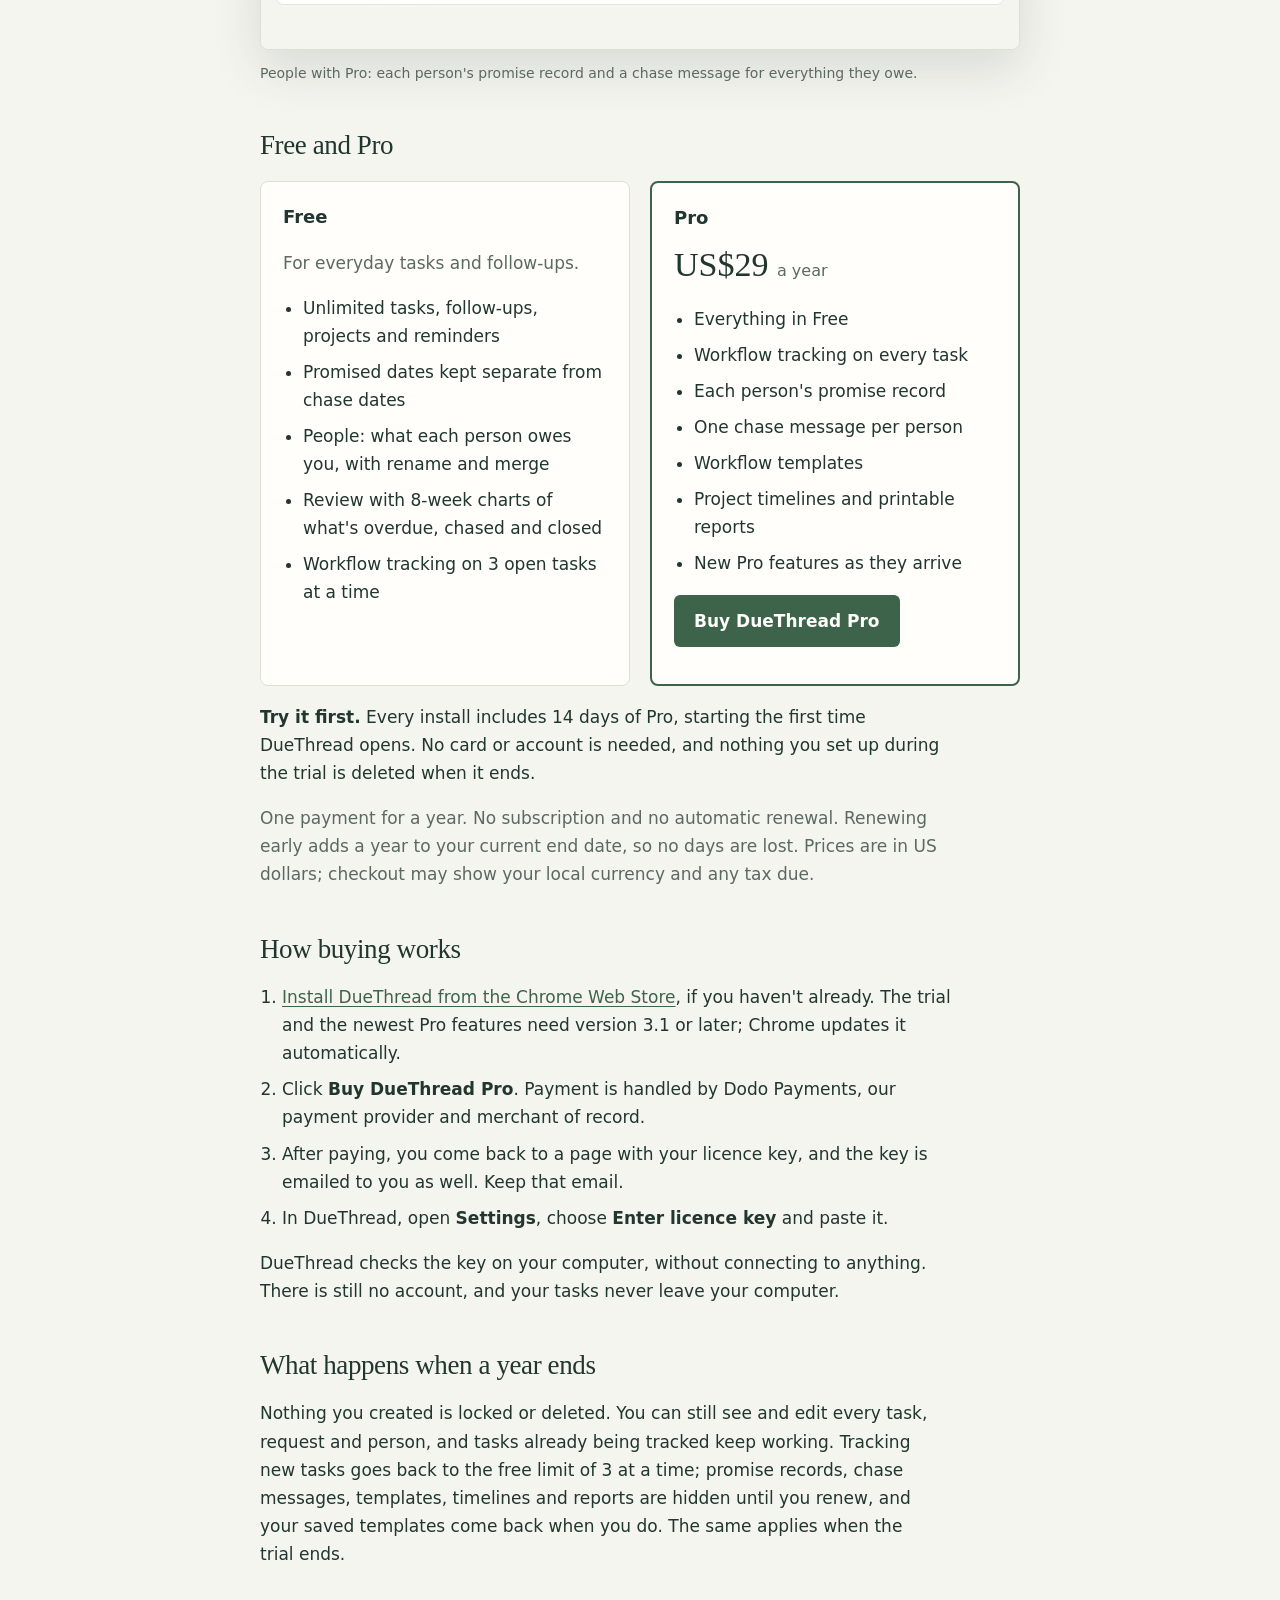
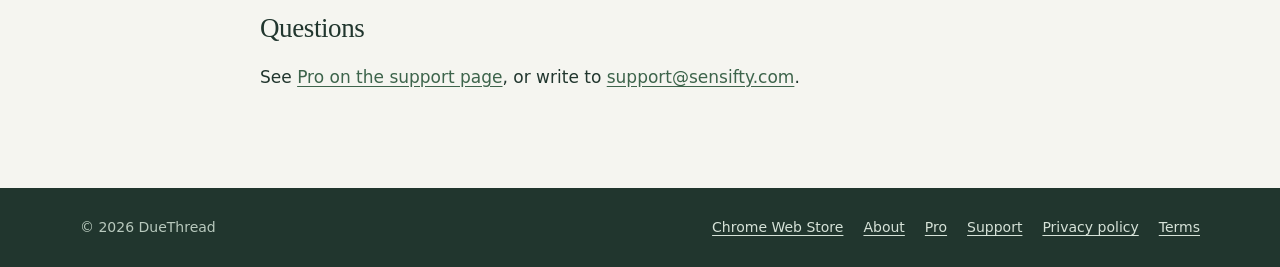
<file: pro.html>
<!doctype html>
<html lang="en">
<head>
<meta charset="utf-8">
<meta name="viewport" content="width=device-width, initial-scale=1">
<title>DueThread Pro &ndash; DueThread</title>
<meta name="description" content="DueThread Pro tracks what every deliverable is waiting on, from whom, and whether it will make its deadline, with promise records, chase messages, templates and project reports. Try it free for 14 days. US$29 a year, paid once, no subscription.">
<link rel="icon" href="icon32.png">
<link rel="stylesheet" href="style.css">
</head>
<body>
<a class="skip" href="#main">Skip to content</a>
<header class="site-header">
  <div class="wrap">
    <a class="brand" href="./"><img src="icon128.png" alt="" width="30" height="30">DueThread</a>
    <nav class="site-nav" aria-label="Site">
      <a href="about.html">About</a>
      <a href="pro.html" aria-current="page">Pro</a>
      <a href="support.html">Support</a>
      <a href="privacy.html">Privacy</a>
    </nav>
  </div>
</header>

<div class="doc-head">
  <div class="wrap">
    <h1>DueThread Pro</h1>
    <p>For work that depends on other people delivering: see what every deliverable is waiting on, who to chase, and whether it will make its deadline.</p>
  </div>
</div>

<main id="main" class="doc">
  <div class="wrap">
    <h2>Every input, against the task it feeds</h2>
    <p>Ask several people for inputs to one task, and link the work that has to come first. Each request keeps its own person, promised date, chase date and history. The task shows as waiting until every input is in.</p>
    <figure class="shot" style="margin:24px 0 8px">
      <img src="tracker-details.webp" width="652" height="722" loading="lazy" alt="A task called Submit tender proposal, waiting on three inputs, with a warning that the structural cost estimate is promised after the task's deadline.">
      <figcaption>The estimate is promised two days after the tender is due. DueThread says so before it becomes a problem.</figcaption>
    </figure>

    <h2>The whole project at a glance</h2>
    <p>Each project has a timeline: every task runs to its deadline, with a mark for each input when it is promised or arrives. A printable report lists every deliverable, what it is waiting on, why it is at risk and who owes what. Save it as PDF from the print window and send it on.</p>
    <figure class="shot" style="margin:24px 0 8px">
      <img src="tracker-timeline.webp" width="1008" height="740" loading="lazy" alt="A project timeline with three tasks. Submit tender for pier 2 is shown in red because its cost estimate is promised after the deadline. Below, the task lists its inputs and who owes each one.">
      <figcaption>The cost estimate arrives two days after the tender is due. You see it on the timeline and under the task.</figcaption>
    </figure>

    <h2>What it tells you</h2>
    <ul>
      <li><strong>What's blocking this?</strong> Each task lists the inputs it's still waiting on and who owes them.</li>
      <li><strong>At risk.</strong> A task is flagged when an input is promised after its deadline, is overdue, or has no date agreed close to the deadline.</li>
      <li><strong>What it unblocks.</strong> When an input arrives, you see which tasks can now move.</li>
      <li><strong>Partly received, or received but not yet checked.</strong> Half a delivery doesn't close a request.</li>
      <li><strong>The right person.</strong> Two people with the same name stay separate; each person can carry an organisation.</li>
      <li><strong>Each person's promise record.</strong> How often they deliver by the date they give, and how late the rest usually are. For someone who is usually late, DueThread sets the first chase a few days before the date they give.</li>
      <li><strong>One chase message per person.</strong> Everything they owe you, across all projects, in one message ready to paste into email or chat. Record the chase on all of them with one click.</li>
      <li><strong>Templates for work you repeat.</strong> Save a task with its usual inputs, such as a tender or a month-end pack. Next time, create the task and every request in one step, with dates counted back from the new deadline.</li>
    </ul>
    <figure class="shot" style="margin:24px 0 8px">
      <img src="tracker-people.webp" width="1008" height="620" loading="lazy" alt="The People view listing four contacts with their organisation, open requests and next chase date, a bar showing how often each delivers on time, and a Chase message button for each person with open requests.">
      <figcaption>People with Pro: each person's promise record and a chase message for everything they owe.</figcaption>
    </figure>

    <h2 id="buy">Free and Pro</h2>
    <div class="plans">
      <div class="plan">
        <h3>Free</h3>
        <p class="muted">For everyday tasks and follow-ups.</p>
        <ul>
          <li>Unlimited tasks, follow-ups, projects and reminders</li>
          <li>Promised dates kept separate from chase dates</li>
          <li>People: what each person owes you, with rename and merge</li>
          <li>Review with 8-week charts of what's overdue, chased and closed</li>
          <li>Workflow tracking on 3 open tasks at a time</li>
        </ul>
      </div>
      <div class="plan pro">
        <h3>Pro</h3>
        <p class="price">US$29 <span class="muted" style="font-size:16px;font-family:var(--sans)">a year</span></p>
        <ul>
          <li>Everything in Free</li>
          <li>Workflow tracking on every task</li>
          <li>Each person's promise record</li>
          <li>One chase message per person</li>
          <li>Workflow templates</li>
          <li>Project timelines and printable reports</li>
          <li>New Pro features as they arrive</li>
        </ul>
        <p style="margin-top:18px"><a class="btn-buy" href="https://checkout.dodopayments.com/buy/pdt_0NrcfNRSomInD8nCD4hgO?quantity=1&amp;metadata_app=duethread&amp;redirect_url=https%3A%2F%2Fkaduvan.github.io%2FDueThread%2Fthanks.html">Buy DueThread Pro</a></p>
      </div>
    </div>
    <p><strong>Try it first.</strong> Every install includes 14 days of Pro, starting the first time DueThread opens. No card or account is needed, and nothing you set up during the trial is deleted when it ends.</p>
    <p class="muted">One payment for a year. No subscription and no automatic renewal. Renewing early adds a year to your current end date, so no days are lost. Prices are in US dollars; checkout may show your local currency and any tax due.</p>

    <h2>How buying works</h2>
    <ol>
      <li><a href="https://chromewebstore.google.com/detail/duethread-%E2%80%94-tasks-follow/khikacoiommnpmbidofgbacapfpfakbp">Install DueThread from the Chrome Web Store</a>, if you haven't already. The trial and the newest Pro features need version 3.1 or later; Chrome updates it automatically.</li>
      <li>Click <strong>Buy DueThread Pro</strong>. Payment is handled by Dodo Payments, our payment provider and merchant of record.</li>
      <li>After paying, you come back to a page with your licence key, and the key is emailed to you as well. Keep that email.</li>
      <li>In DueThread, open <strong>Settings</strong>, choose <strong>Enter licence key</strong> and paste it.</li>
    </ol>
    <p>DueThread checks the key on your computer, without connecting to anything. There is still no account, and your tasks never leave your computer.</p>

    <h2>What happens when a year ends</h2>
    <p>Nothing you created is locked or deleted. You can still see and edit every task, request and person, and tasks already being tracked keep working. Tracking new tasks goes back to the free limit of 3 at a time; promise records, chase messages, templates, timelines and reports are hidden until you renew, and your saved templates come back when you do. The same applies when the trial ends.</p>

    <h2>Questions</h2>
    <p>See <a href="support.html#pro">Pro on the support page</a>, or write to <a href="mailto:support@sensifty.com?subject=DueThread%20Pro">support@sensifty.com</a>.</p>
  </div>
</main>

<footer class="site-footer">
  <div class="wrap">
    <span>&copy; 2026 DueThread</span>
    <nav aria-label="Footer">
      <a href="https://chromewebstore.google.com/detail/duethread-%E2%80%94-tasks-follow/khikacoiommnpmbidofgbacapfpfakbp">Chrome Web Store</a>
      <a href="about.html">About</a>
      <a href="pro.html">Pro</a>
      <a href="support.html">Support</a>
      <a href="privacy.html">Privacy policy</a>
      <a href="terms.html">Terms</a>
    </nav>
  </div>
</footer>
</body>
</html>
</file>
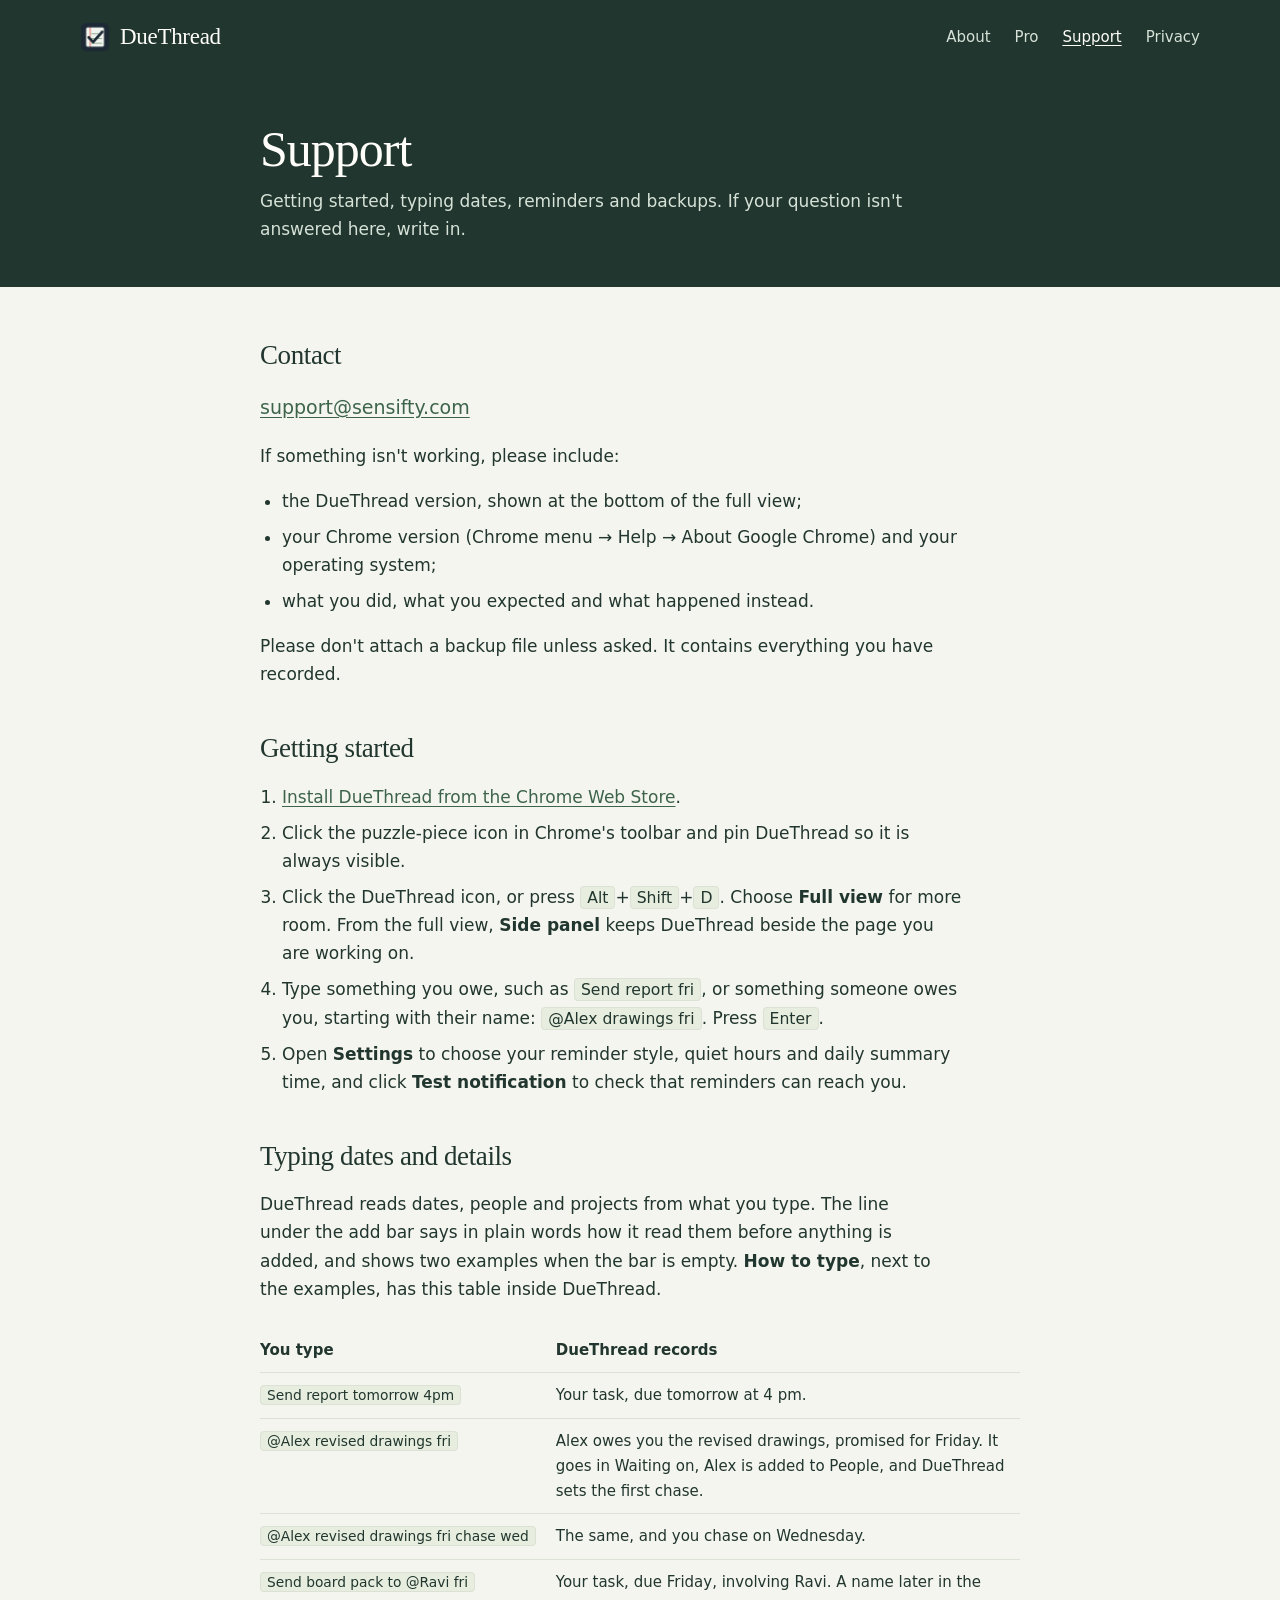
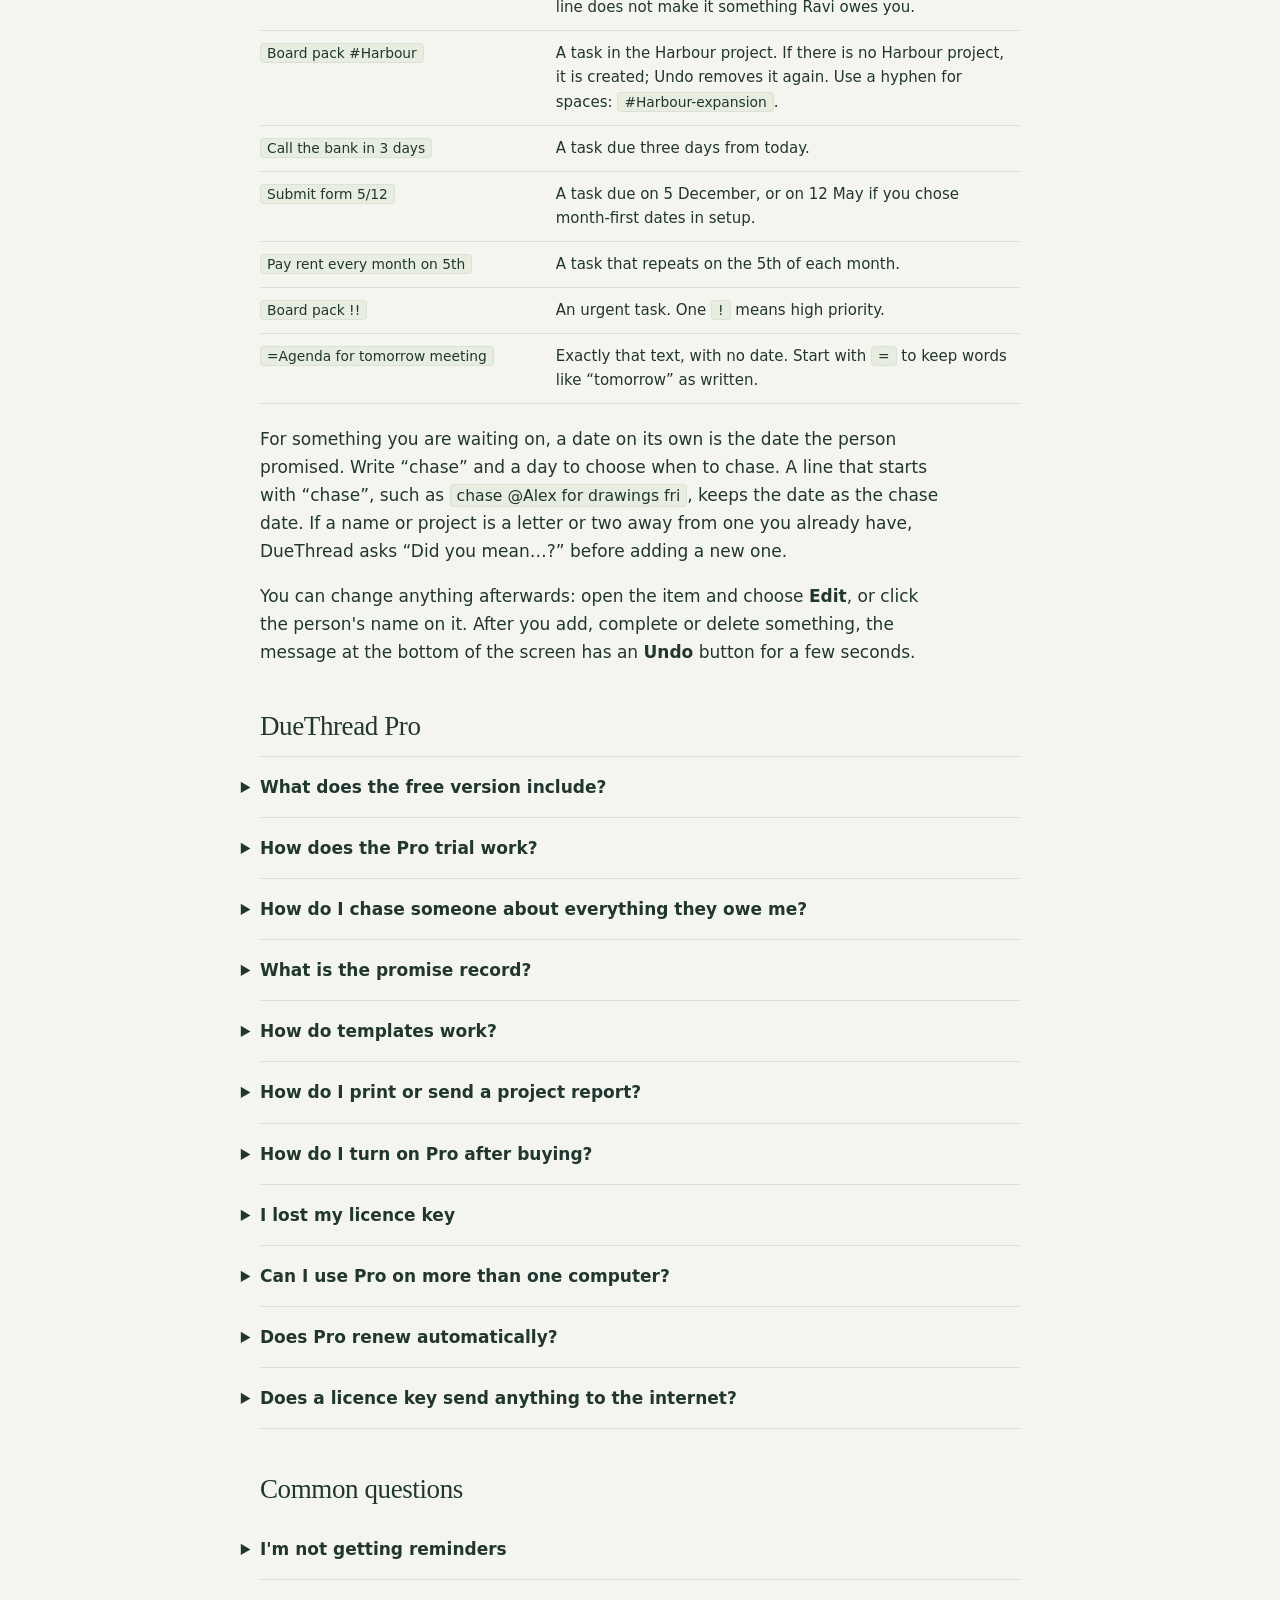
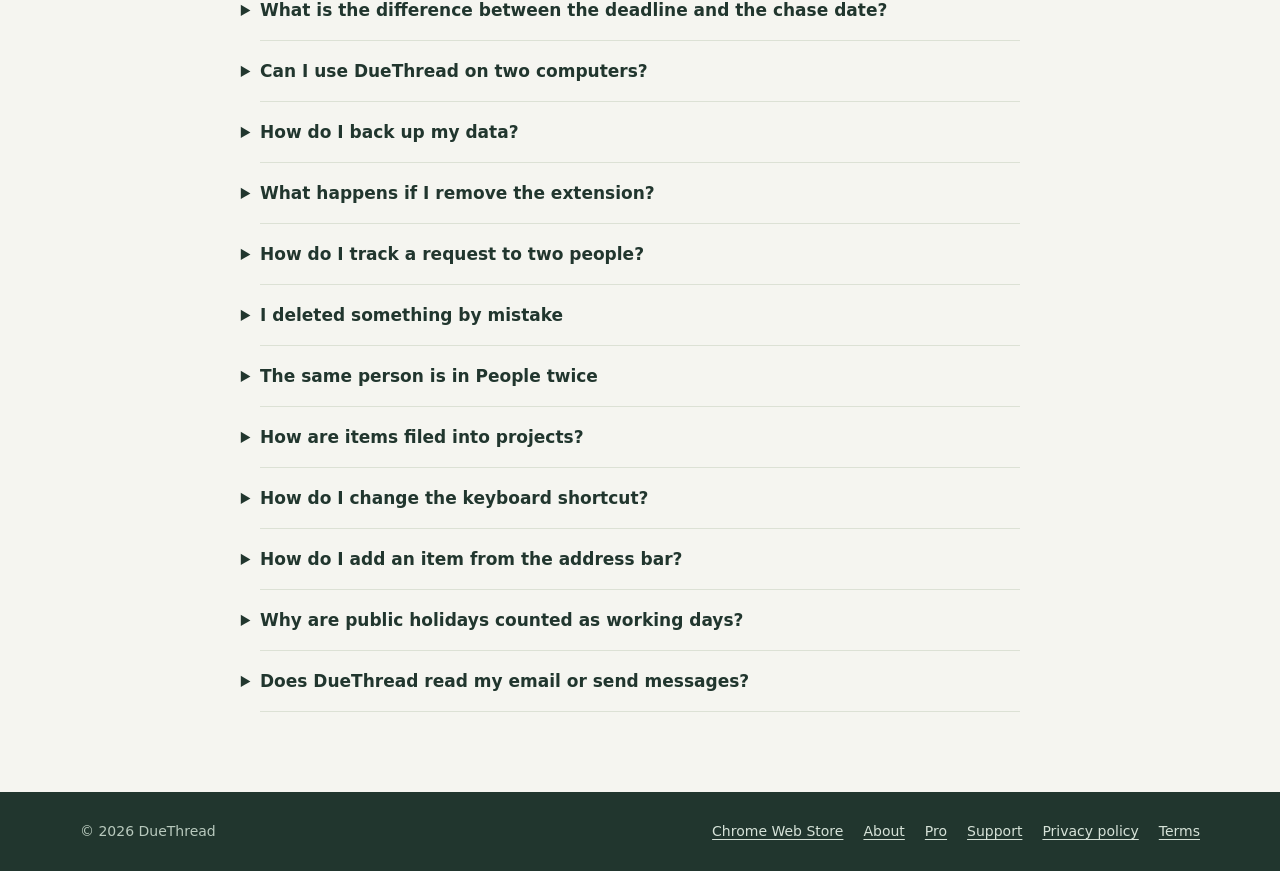
<file: support.html>
<!doctype html>
<html lang="en">
<head>
<meta charset="utf-8">
<meta name="viewport" content="width=device-width, initial-scale=1">
<title>Support &ndash; DueThread</title>
<meta name="description" content="Help with DueThread for Chrome: getting started, typing dates, reminders, backups and how to get in touch.">
<link rel="icon" href="icon32.png">
<link rel="stylesheet" href="style.css">
</head>
<body>
<a class="skip" href="#main">Skip to content</a>
<header class="site-header">
  <div class="wrap">
    <a class="brand" href="./"><img src="icon128.png" alt="" width="30" height="30">DueThread</a>
    <nav class="site-nav" aria-label="Site">
      <a href="about.html">About</a>
      <a href="pro.html">Pro</a>
      <a href="support.html" aria-current="page">Support</a>
      <a href="privacy.html">Privacy</a>
    </nav>
  </div>
</header>

<div class="doc-head">
  <div class="wrap">
    <h1>Support</h1>
    <p>Getting started, typing dates, reminders and backups. If your question isn't answered here, write in.</p>
  </div>
</div>

<main id="main" class="doc">
  <div class="wrap">
    <h2 id="contact">Contact</h2>
    <p class="contact"><a href="mailto:support@sensifty.com">support@sensifty.com</a></p>
    <p>If something isn't working, please include:</p>
    <ul>
      <li>the DueThread version, shown at the bottom of the full view;</li>
      <li>your Chrome version (Chrome menu &rarr; Help &rarr; About Google Chrome) and your operating system;</li>
      <li>what you did, what you expected and what happened instead.</li>
    </ul>
    <p>Please don't attach a backup file unless asked. It contains everything you have recorded.</p>

    <h2 id="start">Getting started</h2>
    <ol>
      <li><a href="https://chromewebstore.google.com/detail/duethread-%E2%80%94-tasks-follow/khikacoiommnpmbidofgbacapfpfakbp">Install DueThread from the Chrome Web Store</a>.</li>
      <li>Click the puzzle-piece icon in Chrome's toolbar and pin DueThread so it is always visible.</li>
      <li>Click the DueThread icon, or press <kbd>Alt</kbd>+<kbd>Shift</kbd>+<kbd>D</kbd>. Choose <strong>Full view</strong> for more room. From the full view, <strong>Side panel</strong> keeps DueThread beside the page you are working on.</li>
      <li>Type something you owe, such as <code>Send report fri</code>, or something someone owes you, starting with their name: <code>@Alex drawings fri</code>. Press <kbd>Enter</kbd>.</li>
      <li>Open <strong>Settings</strong> to choose your reminder style, quiet hours and daily summary time, and click <strong>Test notification</strong> to check that reminders can reach you.</li>
    </ol>

    <h2 id="typing">Typing dates and details</h2>
    <p>DueThread reads dates, people and projects from what you type. The line under the add bar says in plain words how it read them before anything is added, and shows two examples when the bar is empty. <strong>How to type</strong>, next to the examples, has this table inside DueThread.</p>
    <div class="table-wrap">
      <table>
        <thead><tr><th scope="col">You type</th><th scope="col">DueThread records</th></tr></thead>
        <tbody>
          <tr><td><code>Send report tomorrow 4pm</code></td><td>Your task, due tomorrow at 4 pm.</td></tr>
          <tr><td><code>@Alex revised drawings fri</code></td><td>Alex owes you the revised drawings, promised for Friday. It goes in Waiting on, Alex is added to People, and DueThread sets the first chase.</td></tr>
          <tr><td><code>@Alex revised drawings fri chase wed</code></td><td>The same, and you chase on Wednesday.</td></tr>
          <tr><td><code>Send board pack to @Ravi fri</code></td><td>Your task, due Friday, involving Ravi. A name later in the line does not make it something Ravi owes you.</td></tr>
          <tr><td><code>Board pack #Harbour</code></td><td>A task in the Harbour project. If there is no Harbour project, it is created; Undo removes it again. Use a hyphen for spaces: <code>#Harbour-expansion</code>.</td></tr>
          <tr><td><code>Call the bank in 3 days</code></td><td>A task due three days from today.</td></tr>
          <tr><td><code>Submit form 5/12</code></td><td>A task due on 5 December, or on 12 May if you chose month-first dates in setup.</td></tr>
          <tr><td><code>Pay rent every month on 5th</code></td><td>A task that repeats on the 5th of each month.</td></tr>
          <tr><td><code>Board pack !!</code></td><td>An urgent task. One <code>!</code> means high priority.</td></tr>
          <tr><td><code>=Agenda for tomorrow meeting</code></td><td>Exactly that text, with no date. Start with <code>=</code> to keep words like &ldquo;tomorrow&rdquo; as written.</td></tr>
        </tbody>
      </table>
    </div>
    <p>For something you are waiting on, a date on its own is the date the person promised. Write &ldquo;chase&rdquo; and a day to choose when to chase. A line that starts with &ldquo;chase&rdquo;, such as <code>chase @Alex for drawings fri</code>, keeps the date as the chase date. If a name or project is a letter or two away from one you already have, DueThread asks &ldquo;Did you mean&hellip;?&rdquo; before adding a new one.</p>
    <p>You can change anything afterwards: open the item and choose <strong>Edit</strong>, or click the person's name on it. After you add, complete or delete something, the message at the bottom of the screen has an <strong>Undo</strong> button for a few seconds.</p>

    <h2 id="pro">DueThread Pro</h2>

    <details>
      <summary>What does the free version include?</summary>
      <p>Tasks, follow-ups, projects, the People list, reminders and Review have no limit. Workflow tracking (inputs and prerequisites on a task) works on 3 open tasks at a time. Promise records and chase messages in People, templates, and project timelines and reports are part of Pro. Settings and the sidebar show how many of the 3 tracked tasks are in use.</p>
    </details>

    <details>
      <summary>How does the Pro trial work?</summary>
      <p>Every install includes 14 days of Pro, starting the first time DueThread 3.1 or later opens. No card or account is needed. The sidebar shows how many days are left. When the trial ends, nothing is deleted: tasks and follow-ups stay unlimited, tasks already being tracked keep working, tracking new tasks goes back to 3 at a time, and the Pro views are hidden until you buy Pro.</p>
    </details>

    <details>
      <summary>How do I chase someone about everything they owe me?</summary>
      <p>Open <strong>People</strong> and choose <strong>Chase message</strong> next to the person. DueThread writes one message listing every open request, with its promised date, or that no date was agreed. Edit it if you like, choose <strong>Copy message</strong>, and paste it into your email or chat. Then choose <strong>Mark as chased</strong> to record the chase on all of them. Pro.</p>
    </details>

    <details>
      <summary>What is the promise record?</summary>
      <p>For each person, the share of inputs that arrived by the first date they gave, and how late the rest were on average. It is calculated on your computer from the dates you recorded. Once someone has been late on several dated requests, asking them for a new input sets the first chase a few days before the date they give. Pro.</p>
    </details>

    <details>
      <summary>How do templates work?</summary>
      <p>Open a task that has inputs from other people and choose <strong>Save as template</strong>. DueThread keeps each input, who usually provides it, and how many days before the deadline it was due. Next time, choose <strong>From template</strong> above your list, set the new deadline, and the task and all its requests are created with their dates. Pro.</p>
    </details>

    <details>
      <summary>How do I print or send a project report?</summary>
      <p>Open the project and choose <strong>Report</strong>, or <strong>Printable report</strong> on its timeline. The report opens in a new tab; choose <strong>Print or save as PDF</strong>. It is made on your computer from your own data. The plain-text <strong>Status</strong> on each project stays free. Pro.</p>
    </details>

    <details>
      <summary>How do I turn on Pro after buying?</summary>
      <ol>
        <li>Copy the licence key from the page you came back to after paying, or from the email with your key. It starts with DT1.</li>
        <li>In DueThread, open <strong>Settings</strong> and choose <strong>Enter licence key</strong>.</li>
        <li>Paste the key and choose <strong>Activate Pro</strong>. Settings then shows the date Pro runs until.</li>
      </ol>
    </details>

    <details>
      <summary>I lost my licence key</summary>
      <p>Your key was emailed to the address you paid with, from licences@sensifty.com; search your inbox and spam folder for &ldquo;DueThread Pro licence key&rdquo;. To have it sent again, use the <a href="thanks.html">lost key form</a> and enter the address you paid with. If that doesn't work, write to <a href="mailto:support@sensifty.com?subject=DueThread%20Pro%20licence">support@sensifty.com</a> from that address, with your payment receipt or reference, and you will get your key by reply.</p>
    </details>

    <details>
      <summary>Can I use Pro on more than one computer?</summary>
      <p>Yes, on your own computers. A licence is for one person. Enter the same key in DueThread on each computer.</p>
    </details>

    <details>
      <summary>Does Pro renew automatically?</summary>
      <p>No. You pay once for a year. Settings shows when it ends, and you can renew from there. Renewing early adds a year to your current end date. If you don't renew, nothing is locked or deleted; workflow tracking goes back to 3 open tasks at a time, and promise records, chase messages, templates and reports are hidden. People stays.</p>
    </details>

    <details>
      <summary>Does a licence key send anything to the internet?</summary>
      <p>No. DueThread checks the key on your computer. The extension still has no network access.</p>
    </details>

    <h2 id="faq">Common questions</h2>

    <details>
      <summary>I'm not getting reminders</summary>
      <ol>
        <li>Reminders appear while Chrome is running. If Chrome was closed, a reminder from the last six hours appears when you open it again.</li>
        <li>Check that your operating system allows notifications from Chrome. On Windows: Settings &rarr; System &rarr; Notifications. On macOS: System Settings &rarr; Notifications &rarr; Google Chrome.</li>
        <li>Check quiet hours in DueThread's settings. Routine reminders wait until quiet hours end; a time you set on an item still appears.</li>
        <li>Check the item's reminder setting in its details. It may be set to no notifications.</li>
        <li>Click <strong>Test notification</strong> in settings. If nothing appears, the block is in Chrome or the operating system, not DueThread.</li>
      </ol>
    </details>

    <details>
      <summary>What is the difference between the deadline and the chase date?</summary>
      <p>The deadline is the date someone promised. The chase date is when you plan to follow up. Recording a chase moves the chase date but leaves the deadline alone. If the person gives a new date, use <strong>New promise</strong>: the deadline changes and the earlier date stays in the item's history.</p>
    </details>

    <details>
      <summary>Can I use DueThread on two computers?</summary>
      <p>There is no sync. To move your data, open <strong>Settings</strong> on the first computer and export a backup, then import that file on the second. Each computer keeps its own copy from then on.</p>
    </details>

    <details>
      <summary>How do I back up my data?</summary>
      <p>Open <strong>Settings</strong> and choose <strong>Export backup</strong>. Keep the file somewhere private, because it is not encrypted. To restore, choose <strong>Restore / merge backup</strong>: you will see a preview of what the file contains before anything is merged.</p>
    </details>

    <details>
      <summary>What happens if I remove the extension?</summary>
      <p>Chrome deletes everything DueThread stored. Export a backup first if you might want your data again.</p>
    </details>

    <details>
      <summary>How do I track a request to two people?</summary>
      <p>Point at the task and choose <strong>Ask for input</strong> (or open the task and choose <strong>Ask someone for an input</strong>) once for each person, for example structural drawings from Ravi and electrical drawings from Priya. Each request has its own dates and history, and the task shows as waiting until both are in. This works on 3 open tasks at a time in the free version, and on every task with Pro.</p>
    </details>

    <details>
      <summary>I deleted something by mistake</summary>
      <p>Click <strong>Undo</strong> in the message at the bottom of the screen. It appears for a few seconds after you add, complete or delete an item, record a chase or a new promise, or merge or remove a person or project. After that, a deleted item can only come back from a backup.</p>
    </details>

    <details>
      <summary>The same person is in People twice</summary>
      <p>Open <strong>People</strong>, click one of the names, and under <strong>Same person twice</strong> choose the other entry and <strong>Merge</strong>. Every item moves to the person you chose. To change who a single item is with, click the name on that item. Removing a person keeps their items; they are listed under <strong>Not named</strong> until you choose someone.</p>
    </details>

    <details>
      <summary>How are items filed into projects?</summary>
      <p>Type <code>#</code> and the project name, such as <code>#Harbour</code>, to file an item yourself. You can also give a project its other names and short codes: new items that mention them are filed into that project automatically, and if DueThread is unsure, it suggests a project for you to confirm. Items you have moved yourself are never moved again automatically. Items with no project are listed under <strong>General</strong>. To combine two projects, open one, choose <strong>Edit</strong> and <strong>Merge</strong>; its name keeps matching new items.</p>
    </details>

    <details>
      <summary>How do I change the keyboard shortcut?</summary>
      <p>Open <code>chrome://extensions/shortcuts</code> in the address bar and set a new shortcut for DueThread. If <kbd>Alt</kbd>+<kbd>Shift</kbd>+<kbd>D</kbd> does nothing, another program may already be using it.</p>
    </details>

    <details>
      <summary>How do I add an item from the address bar?</summary>
      <p>Type <code>dut</code>, press <kbd>Space</kbd>, type the item as you would in the add bar, and press <kbd>Enter</kbd>.</p>
    </details>

    <details>
      <summary>Why are public holidays counted as working days?</summary>
      <p>Working days are Monday to Friday, and DueThread doesn't know your local holidays. Move a chase date when a holiday gets in the way, or set <strong>Count chase intervals in</strong> to <strong>Calendar days</strong> in settings.</p>
    </details>

    <details>
      <summary>Does DueThread read my email or send messages?</summary>
      <p>No. It can't see the pages you visit unless you choose a right-click command to save something, and it never sends anything to anyone. See the <a href="privacy.html">privacy policy</a>.</p>
    </details>
  </div>
</main>

<footer class="site-footer">
  <div class="wrap">
    <span>&copy; 2026 DueThread</span>
    <nav aria-label="Footer">
      <a href="https://chromewebstore.google.com/detail/duethread-%E2%80%94-tasks-follow/khikacoiommnpmbidofgbacapfpfakbp">Chrome Web Store</a>
      <a href="about.html">About</a>
      <a href="pro.html">Pro</a>
      <a href="support.html">Support</a>
      <a href="privacy.html">Privacy policy</a>
      <a href="terms.html">Terms</a>
    </nav>
  </div>
</footer>
</body>
</html>
</file>
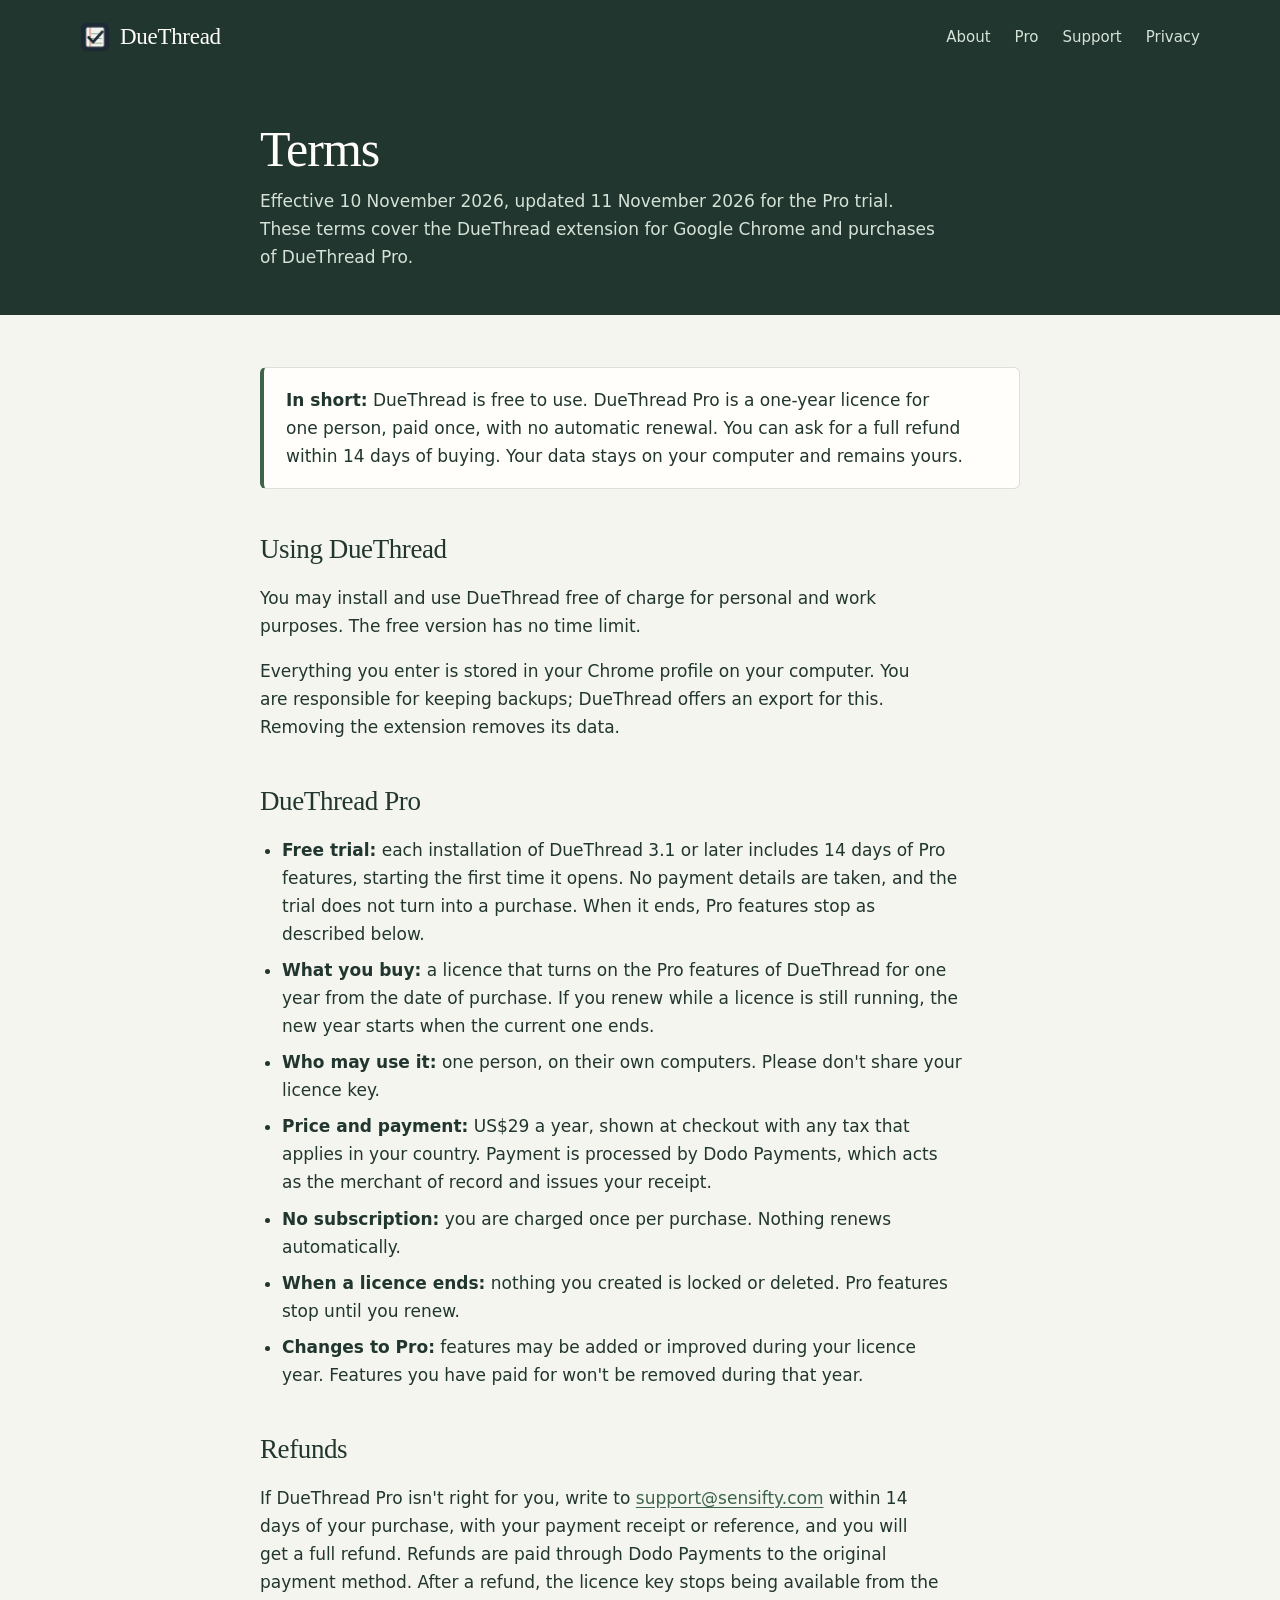
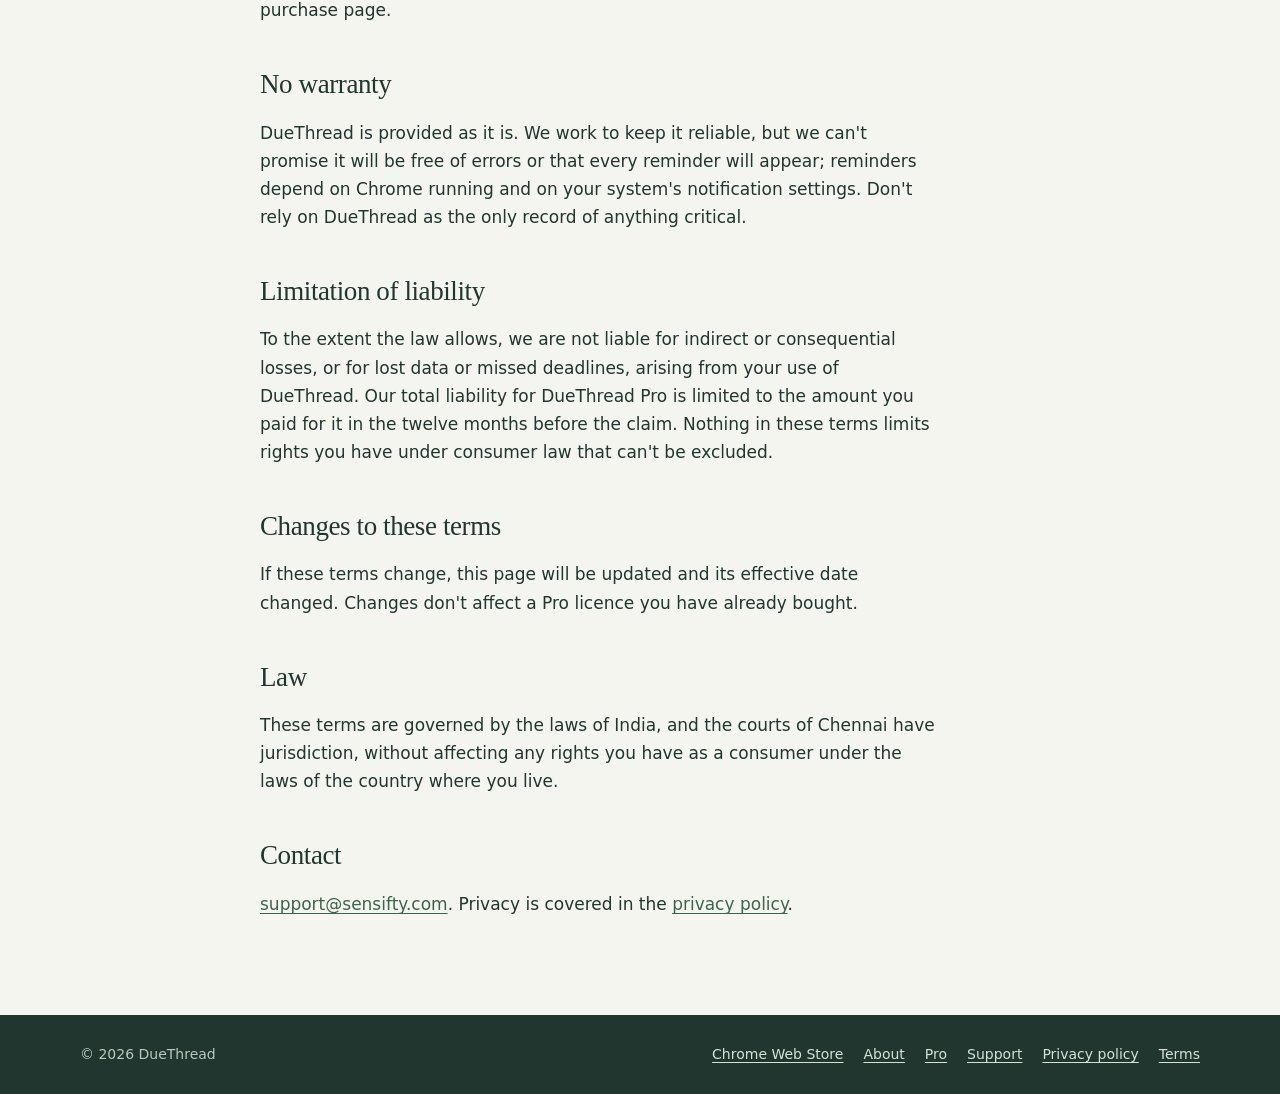
<file: terms.html>
<!doctype html>
<html lang="en">
<head>
<meta charset="utf-8">
<meta name="viewport" content="width=device-width, initial-scale=1">
<title>Terms &ndash; DueThread</title>
<meta name="description" content="Terms of use for DueThread and terms of sale for DueThread Pro, including refunds.">
<link rel="icon" href="icon32.png">
<link rel="stylesheet" href="style.css">
</head>
<body>
<a class="skip" href="#main">Skip to content</a>
<header class="site-header">
  <div class="wrap">
    <a class="brand" href="./"><img src="icon128.png" alt="" width="30" height="30">DueThread</a>
    <nav class="site-nav" aria-label="Site">
      <a href="about.html">About</a>
      <a href="pro.html">Pro</a>
      <a href="support.html">Support</a>
      <a href="privacy.html">Privacy</a>
    </nav>
  </div>
</header>

<div class="doc-head">
  <div class="wrap">
    <h1>Terms</h1>
    <p>Effective 10 November 2026, updated 11 November 2026 for the Pro trial. These terms cover the DueThread extension for Google Chrome and purchases of DueThread Pro.</p>
  </div>
</div>

<main id="main" class="doc">
  <div class="wrap">
    <div class="summary">
      <p><strong>In short:</strong> DueThread is free to use. DueThread Pro is a one-year licence for one person, paid once, with no automatic renewal. You can ask for a full refund within 14 days of buying. Your data stays on your computer and remains yours.</p>
    </div>

    <h2>Using DueThread</h2>
    <p>You may install and use DueThread free of charge for personal and work purposes. The free version has no time limit.</p>
    <p>Everything you enter is stored in your Chrome profile on your computer. You are responsible for keeping backups; DueThread offers an export for this. Removing the extension removes its data.</p>

    <h2>DueThread Pro</h2>
    <ul>
      <li><strong>Free trial:</strong> each installation of DueThread 3.1 or later includes 14 days of Pro features, starting the first time it opens. No payment details are taken, and the trial does not turn into a purchase. When it ends, Pro features stop as described below.</li>
      <li><strong>What you buy:</strong> a licence that turns on the Pro features of DueThread for one year from the date of purchase. If you renew while a licence is still running, the new year starts when the current one ends.</li>
      <li><strong>Who may use it:</strong> one person, on their own computers. Please don't share your licence key.</li>
      <li><strong>Price and payment:</strong> US$29 a year, shown at checkout with any tax that applies in your country. Payment is processed by Dodo Payments, which acts as the merchant of record and issues your receipt.</li>
      <li><strong>No subscription:</strong> you are charged once per purchase. Nothing renews automatically.</li>
      <li><strong>When a licence ends:</strong> nothing you created is locked or deleted. Pro features stop until you renew.</li>
      <li><strong>Changes to Pro:</strong> features may be added or improved during your licence year. Features you have paid for won't be removed during that year.</li>
    </ul>

    <h2 id="refunds">Refunds</h2>
    <p>If DueThread Pro isn't right for you, write to <a href="mailto:support@sensifty.com?subject=DueThread%20Pro%20refund">support@sensifty.com</a> within 14 days of your purchase, with your payment receipt or reference, and you will get a full refund. Refunds are paid through Dodo Payments to the original payment method. After a refund, the licence key stops being available from the purchase page.</p>

    <h2>No warranty</h2>
    <p>DueThread is provided as it is. We work to keep it reliable, but we can't promise it will be free of errors or that every reminder will appear; reminders depend on Chrome running and on your system's notification settings. Don't rely on DueThread as the only record of anything critical.</p>

    <h2>Limitation of liability</h2>
    <p>To the extent the law allows, we are not liable for indirect or consequential losses, or for lost data or missed deadlines, arising from your use of DueThread. Our total liability for DueThread Pro is limited to the amount you paid for it in the twelve months before the claim. Nothing in these terms limits rights you have under consumer law that can't be excluded.</p>

    <h2>Changes to these terms</h2>
    <p>If these terms change, this page will be updated and its effective date changed. Changes don't affect a Pro licence you have already bought.</p>

    <h2>Law</h2>
    <p>These terms are governed by the laws of India, and the courts of Chennai have jurisdiction, without affecting any rights you have as a consumer under the laws of the country where you live.</p>

    <h2>Contact</h2>
    <p><a href="mailto:support@sensifty.com">support@sensifty.com</a>. Privacy is covered in the <a href="privacy.html">privacy policy</a>.</p>
  </div>
</main>

<footer class="site-footer">
  <div class="wrap">
    <span>&copy; 2026 DueThread</span>
    <nav aria-label="Footer">
      <a href="https://chromewebstore.google.com/detail/duethread-%E2%80%94-tasks-follow/khikacoiommnpmbidofgbacapfpfakbp">Chrome Web Store</a>
      <a href="about.html">About</a>
      <a href="pro.html">Pro</a>
      <a href="support.html">Support</a>
      <a href="privacy.html">Privacy policy</a>
      <a href="terms.html">Terms</a>
    </nav>
  </div>
</footer>
</body>
</html>
</file>
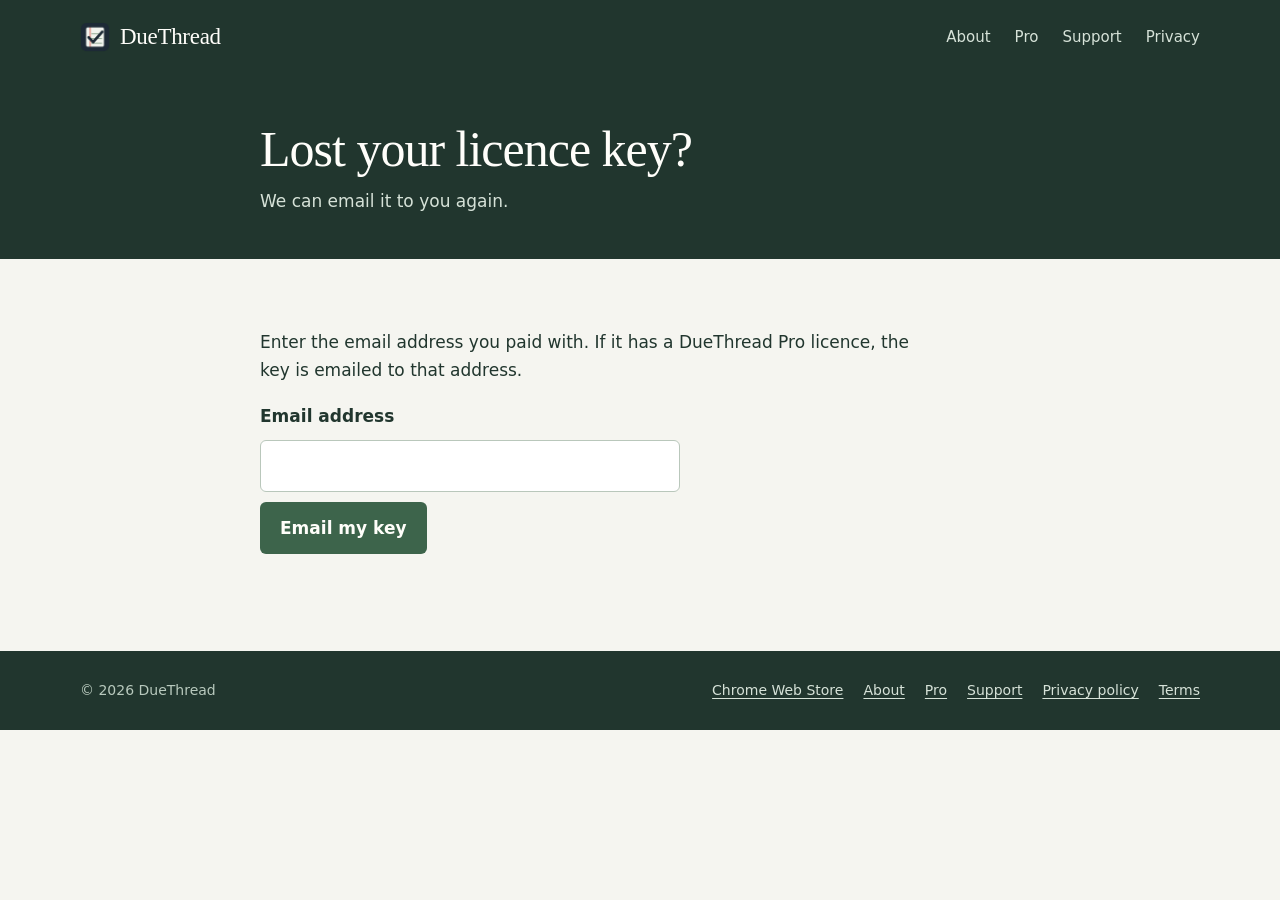
<file: thanks.html>
<!doctype html>
<html lang="en">
<head>
<meta charset="utf-8">
<meta name="viewport" content="width=device-width, initial-scale=1">
<meta name="robots" content="noindex">
<meta name="referrer" content="no-referrer">
<!-- Address of the DueThread licence worker, without a trailing slash. -->
<meta name="licence-api" content="https://duethread-licence.premkumar-85d.workers.dev">
<title>Your DueThread Pro licence &ndash; DueThread</title>
<link rel="icon" href="icon32.png">
<link rel="stylesheet" href="style.css">
</head>
<body>
<header class="site-header">
  <div class="wrap">
    <a class="brand" href="./"><img src="icon128.png" alt="" width="30" height="30">DueThread</a>
    <nav class="site-nav" aria-label="Site">
      <a href="about.html">About</a>
      <a href="pro.html">Pro</a>
      <a href="support.html">Support</a>
      <a href="privacy.html">Privacy</a>
    </nav>
  </div>
</header>

<div class="doc-head">
  <div class="wrap">
    <h1 id="title">Thank you</h1>
    <p id="lede">Fetching your DueThread Pro licence key&hellip;</p>
  </div>
</div>

<main id="main" class="doc">
  <div class="wrap">
    <div id="waiting"><p>This usually takes a few seconds. Please keep this page open.</p></div>

    <div id="ready" hidden>
      <label for="key"><strong>Your licence key</strong></label>
      <textarea id="key" class="keybox" readonly spellcheck="false"></textarea>
      <p><button type="button" class="btn-buy" id="copy">Copy key</button> <span id="copied" class="muted" role="status"></span></p>
      <p id="valid" class="muted"></p>
      <h2>Turn on Pro</h2>
      <ol>
        <li>Open DueThread (click its icon in Chrome's toolbar, then <strong>Full view</strong>).</li>
        <li>Open <strong>Settings</strong> and choose <strong>Enter licence key</strong>.</li>
        <li>Paste the key and choose <strong>Activate Pro</strong>.</li>
      </ol>
      <p class="summary"><strong>Keep this key.</strong> Save it in a note or a password manager, or email it to yourself. You'll need it if you reinstall DueThread or use it on another computer.</p>
    </div>

    <div id="problem" class="notice" hidden><p id="problem-text"></p></div>

    <div id="lost" hidden>
      <p>Enter the email address you paid with. If it has a DueThread Pro licence, the key is emailed to that address.</p>
      <form id="lost-form" class="lost-form">
        <label for="lost-email"><strong>Email address</strong></label>
        <input id="lost-email" type="email" required autocomplete="email" maxlength="254">
        <button class="btn-buy" type="submit" id="lost-send">Email my key</button>
      </form>
      <p id="lost-msg" role="status"></p>
    </div>

    <p class="muted" id="ref"></p>
  </div>
</main>

<footer class="site-footer">
  <div class="wrap">
    <span>&copy; 2026 DueThread</span>
    <nav aria-label="Footer">
      <a href="https://chromewebstore.google.com/detail/duethread-%E2%80%94-tasks-follow/khikacoiommnpmbidofgbacapfpfakbp">Chrome Web Store</a>
      <a href="about.html">About</a>
      <a href="pro.html">Pro</a>
      <a href="support.html">Support</a>
      <a href="privacy.html">Privacy policy</a>
      <a href="terms.html">Terms</a>
    </nav>
  </div>
</footer>

<script>
(() => {
  const q = new URLSearchParams(location.search);
  const pid = q.get('payment_id') || '', status = (q.get('status') || '').toLowerCase();
  const api = document.querySelector('meta[name="licence-api"]').content.replace(/\/+$/, '');
  const $ = id => document.getElementById(id);
  const support = '<a href="mailto:support@sensifty.com?subject=DueThread%20Pro%20licence%20' + encodeURIComponent(pid) + '">support@sensifty.com</a>';
  const fail = (title, html) => { $('title').textContent = title; $('lede').textContent = ''; $('waiting').hidden = true; $('problem').hidden = false; $('problem-text').innerHTML = html; };
  if (pid) $('ref').textContent = 'Payment reference: ' + pid;

  // Lost key: email it again to the address that paid. Shown when the page is opened without a payment reference.
  function lostKey() {
    $('title').textContent = 'Lost your licence key?'; $('lede').textContent = 'We can email it to you again.';
    $('waiting').hidden = true; $('ref').textContent = '';
    if (!/^https?:\/\/\S+$/.test(api)) { $('problem').hidden = false; $('problem-text').innerHTML = 'Write to ' + support + ' from the email address you paid with, and you will get your key by reply.'; return; }
    $('lost').hidden = false;
    $('lost-form').addEventListener('submit', async ev => {
      ev.preventDefault();
      const msg = $('lost-msg'), btn = $('lost-send');
      btn.disabled = true; msg.textContent = 'Sending\u2026';
      try {
        const r = await fetch(api + '/duethread/resend', { method: 'POST', headers: { 'content-type': 'application/json' }, body: JSON.stringify({ email: $('lost-email').value }) });
        if (r.status === 202) msg.textContent = 'If that address has a DueThread Pro licence, the key is on its way. It usually arrives within a minute; check your spam folder if it doesn\u2019t.';
        else if (r.status === 400) msg.textContent = 'Please enter the email address you paid with.';
        else if (r.status === 429) { msg.innerHTML = 'That has been asked a few times already. Please wait 15 minutes, or write to ' + support + '.'; }
        else throw new Error('status ' + r.status);
      } catch { msg.innerHTML = 'This isn\u2019t working right now. Write to ' + support + ' from the address you paid with, and you will get your key by reply.'; }
      btn.disabled = false;
    });
  }

  if (!/^pay_[A-Za-z0-9]{6,80}$/.test(pid)) return lostKey();
  if (status && status !== 'succeeded') return fail('The payment didn\u2019t go through', 'Your payment status is \u201c' + status.replace(/[^a-z_]/g, '') + '\u201d, so no licence was issued and you have not been charged for one. You can <a href="pro.html#buy">try again</a>, or write to ' + support + '.');

  // If the licence service address has not been filled in, say so at once instead of waiting.
  if (!/^https?:\/\/\S+$/.test(api)) return fail('Thank you for your payment', 'Your licence key can\u2019t be shown on this page right now. Write to ' + support + ' and quote the payment reference below; you will get your key by reply.');

  let tries = 0;
  async function poll() {
    tries++;
    try {
      const r = await fetch(api + '/duethread/licence?payment_id=' + encodeURIComponent(pid), { cache: 'no-store' });
      if (r.status === 200) {
        const b = await r.json();
        $('title').textContent = 'Thank you for buying DueThread Pro';
        $('lede').textContent = 'Your licence key is ready.';
        $('waiting').hidden = true; $('ready').hidden = false;
        $('key').value = b.key;
        $('valid').textContent = 'Valid until ' + new Date(b.until + 'T00:00:00').toLocaleDateString(undefined, { day: 'numeric', month: 'long', year: 'numeric' }) + (b.email ? ', licensed to ' + b.email + '.' : '.') + (b.mailed && b.email ? ' A copy has been emailed to that address.' : '');
        return;
      }
      if (r.status === 410) return fail('This payment was refunded', 'No licence key is available for a refunded payment. If this is a mistake, write to ' + support + '.');
      if (r.status !== 202) throw new Error('status ' + r.status);
    } catch (e) { if (tries > 3 && tries % 5 === 0) console.warn('Licence lookup', e); }
    if (tries < 40) setTimeout(poll, tries < 10 ? 2000 : 4000);
    else fail('Your key is taking longer than usual', 'Your payment went through, but the licence key isn\u2019t ready yet. It will also be emailed to the address you paid with, so you can close this page. If nothing arrives within an hour, write to ' + support + ' and quote the payment reference below.');
  }
  poll();

  $('copy').addEventListener('click', async () => {
    const k = $('key'); k.select();
    try { await navigator.clipboard.writeText(k.value); } catch { document.execCommand('copy'); }
    $('copied').textContent = 'Copied.';
  });
})();
</script>
</body>
</html>
</file>
<file: style.css>
/* DueThread website. Same palette and type as the extension and its store images. */
:root {
  --ink: #21362e;
  --forest: #3d644b;
  --paper: #f5f5f0;
  --surface: #fffefa;
  --wash: #e7eedf;
  --line: #dce1d5;
  --text: #21362e;
  --muted: #5b6a60;
  --link: #3d644b;
  --knot-late: #c9644f;
  --knot-chased: #8fb39a;
  --knot-done: #e7eedf;
  --serif: Georgia, "Times New Roman", serif;
  --sans: Inter, "Segoe UI", system-ui, -apple-system, "Helvetica Neue", Arial, sans-serif;
  --max: 1120px;
  color-scheme: light dark;
}
@media (prefers-color-scheme: dark) {
  :root {
    --paper: #14231c;
    --surface: #1b2e25;
    --wash: #23392e;
    --line: #2f4639;
    --text: #e7eedf;
    --muted: #a9b8ad;
    --link: #a9cdb3;
  }
}

* { box-sizing: border-box; }
html { -webkit-text-size-adjust: 100%; }
body {
  margin: 0;
  background: var(--paper);
  color: var(--text);
  font: 17px/1.65 var(--sans);
}
img { max-width: 100%; height: auto; display: block; }
a { color: var(--link); text-underline-offset: 3px; }
a:hover { text-decoration-thickness: 2px; }
:focus-visible { outline: 3px solid var(--knot-chased); outline-offset: 3px; border-radius: 4px; }
.skip { position: absolute; left: -999px; top: 0; background: var(--surface); color: var(--text); padding: 10px 14px; z-index: 10; }
.skip:focus { left: 12px; top: 12px; }
.wrap { width: min(var(--max), 100% - 48px); margin-inline: auto; }

/* Header */
.site-header { background: var(--ink); color: #fffefa; }
.site-header .wrap { display: flex; align-items: center; justify-content: space-between; gap: 20px; padding-block: 18px; }
.brand { display: flex; align-items: center; gap: 10px; color: #fffefa; text-decoration: none; font-family: var(--serif); font-size: 23px; letter-spacing: -0.3px; }
.brand img { width: 30px; height: 30px; border-radius: 6px; }
.site-nav { display: flex; gap: 24px; font-size: 15px; }
.site-nav a { color: #d6e2d8; text-decoration: none; }
.site-nav a:hover, .site-nav a[aria-current="page"] { color: #fffefa; text-decoration: underline; }

/* Hero (home page) */
.hero { background: var(--ink); color: #fffefa; padding: 56px 0 72px; }
.hero h1 { font-family: var(--serif); font-weight: 400; font-size: clamp(38px, 5.4vw, 64px); line-height: 1.08; letter-spacing: -1.2px; margin: 0 0 22px; max-width: 20ch; }
.hero .lede { font-size: 20px; line-height: 1.6; color: #d6e2d8; max-width: 38em; margin: 0 0 30px; }
.availability { display: inline-block; font-size: 15px; color: #fffefa; border: 1px solid #4d6a59; border-radius: 6px; padding: 9px 14px; margin: 0; }
.availability a { color: #fffefa; }
.thread { margin: 52px 0 0; max-width: 760px; }
.thread svg { width: 100%; height: auto; overflow: visible; }
.knots { list-style: none; margin: 10px 0 0; padding: 0; display: grid; grid-template-columns: repeat(3, 1fr); font-size: 14px; line-height: 1.4; }
.knots li { display: flex; flex-direction: column; color: #d6e2d8; }
.knots li:nth-child(2) { text-align: center; }
.knots li:nth-child(3) { text-align: right; }
.knots b { color: #fffefa; font-weight: 600; }
.thread figcaption { margin-top: 14px; font-size: 15px; color: #b8c9bd; max-width: 40em; }

/* Content sections */
main { display: block; }
.section { padding: 72px 0; border-bottom: 1px solid var(--line); }
.section:last-of-type { border-bottom: 0; }
.split { display: grid; grid-template-columns: 5fr 7fr; gap: 56px; align-items: center; }
.split.reverse { grid-template-columns: 7fr 5fr; }
.split.reverse .copy { order: 2; }
.section h2 { font-family: var(--serif); font-weight: 400; font-size: clamp(28px, 3.2vw, 38px); line-height: 1.2; letter-spacing: -0.6px; margin: 0 0 16px; }
.section p { margin: 0 0 14px; max-width: 34em; }
.section ul { margin: 14px 0 0; padding-left: 20px; max-width: 34em; }
.section li { margin-bottom: 8px; }
.shot { margin: 0; }
.shot img { border: 1px solid var(--line); border-radius: 8px; box-shadow: 0 18px 50px rgba(33, 54, 46, 0.14); background: #fffefa; }
.shot figcaption { font-size: 14px; color: var(--muted); margin-top: 12px; }
.pair { display: flex; gap: 28px; align-items: flex-start; justify-content: center; }
.pair .shot { flex: 0 1 300px; }
kbd, code { font-family: var(--sans); font-size: 0.92em; background: var(--wash); border: 1px solid var(--line); border-radius: 4px; padding: 1px 6px; }
.facts { display: grid; grid-template-columns: repeat(2, minmax(0, 1fr)); gap: 32px 56px; margin-top: 28px; }
.facts h3 { font-size: 17px; margin: 0 0 6px; }
.facts p { margin: 0; color: var(--muted); }

/* Document pages (privacy, support) */
.doc-head { background: var(--ink); color: #fffefa; padding: 48px 0 44px; }
.doc-head h1 { font-family: var(--serif); font-weight: 400; font-size: clamp(34px, 4.4vw, 50px); letter-spacing: -1px; margin: 0 0 10px; line-height: 1.1; }
.doc-head p { margin: 0; color: #d6e2d8; max-width: 40em; }
.doc { padding: 52px 0 80px; }
.doc .wrap { max-width: 760px; }
.doc h2 { font-family: var(--serif); font-weight: 400; font-size: 27px; letter-spacing: -0.4px; margin: 44px 0 12px; line-height: 1.25; }
.doc h2:first-child { margin-top: 0; }
.doc h3 { font-size: 18px; margin: 26px 0 8px; }
.doc p, .doc li { max-width: 40em; }
.doc ul, .doc ol { padding-left: 22px; }
.doc li { margin-bottom: 8px; }
.summary { background: var(--surface); border: 1px solid var(--line); border-left: 4px solid var(--forest); border-radius: 6px; padding: 18px 22px; margin: 0 0 8px; }
.summary p { margin: 0; }
.table-wrap { overflow-x: auto; }
table { width: 100%; border-collapse: collapse; font-size: 15px; margin: 8px 0 4px; }
th, td { text-align: left; vertical-align: top; padding: 10px 12px 10px 0; border-bottom: 1px solid var(--line); }
th { font-weight: 600; }
td:first-child { white-space: nowrap; padding-right: 20px; }
details { border-bottom: 1px solid var(--line); padding: 4px 0; }
details:first-of-type { border-top: 1px solid var(--line); }
summary { cursor: pointer; font-weight: 600; padding: 12px 0; list-style-position: outside; }
details[open] summary { margin-bottom: 2px; }
details p, details ol, details ul { margin-top: 0; }
.contact { font-size: 19px; }
.muted { color: var(--muted); }

/* Footer */
.site-footer { background: var(--ink); color: #b8c9bd; font-size: 14px; padding: 28px 0; }
.site-footer .wrap { display: flex; flex-wrap: wrap; justify-content: space-between; gap: 12px 24px; }
.site-footer a { color: #d6e2d8; }
.site-footer nav { display: flex; gap: 20px; }

@media (max-width: 860px) {
  .split, .facts { grid-template-columns: 1fr; gap: 32px; }
  .split.reverse { grid-template-columns: 1fr; }
  .split.reverse .copy { order: 0; }
  .section { padding: 56px 0; }
  .hero { padding: 40px 0 56px; }
}
@media (max-width: 520px) {
  body { font-size: 16px; }
  .wrap { width: calc(100% - 32px); }
  .site-nav { gap: 16px; }
  .pair { flex-direction: column; align-items: center; }
}
@media (prefers-reduced-motion: reduce) { * { scroll-behavior: auto !important; } }
.doc-head .wrap { max-width: 760px; }

.eyebrow { font-size: 13px; font-weight: 600; letter-spacing: 0.08em; text-transform: uppercase; color: var(--forest); margin: 0 0 10px; }
@media (prefers-color-scheme: dark) { .eyebrow { color: var(--link); } }
.btn-buy { display: inline-block; background: var(--forest); color: #fffefa; text-decoration: none; font-weight: 600; padding: 12px 20px; border-radius: 6px; }
.btn-buy:hover { background: var(--ink); text-decoration: none; }
.price { font-family: var(--serif); font-size: 34px; margin: 0 0 4px; }
.plans { display: grid; grid-template-columns: 1fr 1fr; gap: 20px; margin: 18px 0 8px; }
.plan { background: var(--surface); border: 1px solid var(--line); border-radius: 8px; padding: 20px 22px; }
.plan h3 { margin: 0 0 4px; font-size: 18px; }
.plan ul { margin: 12px 0 0; padding-left: 20px; }
.plan.pro { border-color: var(--forest); border-width: 2px; }
.keybox { width: 100%; min-height: 110px; font: 14px/1.5 ui-monospace, Consolas, monospace; padding: 12px; border: 1px solid var(--line); border-radius: 6px; background: var(--surface); color: var(--text); word-break: break-all; resize: vertical; }
.notice { border-left: 4px solid var(--knot-late); background: var(--surface); padding: 14px 18px; border-radius: 6px; }
@media (max-width: 640px) { .plans { grid-template-columns: 1fr; } }

.hero-cta { display: flex; flex-wrap: wrap; align-items: center; gap: 12px 18px; margin: 0; }
.hero-cta span { font-size: 15px; color: #b8c9bd; }
.btn-store { display: inline-block; background: #fffefa; color: #21362e; text-decoration: none; font-weight: 600; padding: 12px 20px; border-radius: 6px; }
.btn-store:hover { background: #e7eedf; color: #21362e; text-decoration: none; }

/* About page */
.about .lead-in { font-family: var(--serif); font-size: clamp(23px, 2.6vw, 28px); line-height: 1.4; letter-spacing: -0.3px; margin: 0 0 28px; }
.about p { line-height: 1.75; }
.about .signoff { font-family: var(--serif); font-size: 26px; margin: 40px 0 0; }
.about .about-cta { margin-top: 36px; }

/* Lost-key form on the thank-you page */
.lost-form { display: grid; gap: 10px; max-width: 420px; margin: 18px 0 12px; }
.lost-form input { font: inherit; padding: 11px 12px; border: 1px solid #b9c7bb; border-radius: 6px; background: #fff; color: #21362e; }
.lost-form input:focus { outline: 2px solid #3d644b; outline-offset: 1px; }
.lost-form button { justify-self: start; border: 0; cursor: pointer; font: inherit; font-weight: 600; }
.lost-form button:disabled { opacity: .6; cursor: default; }
</file>
